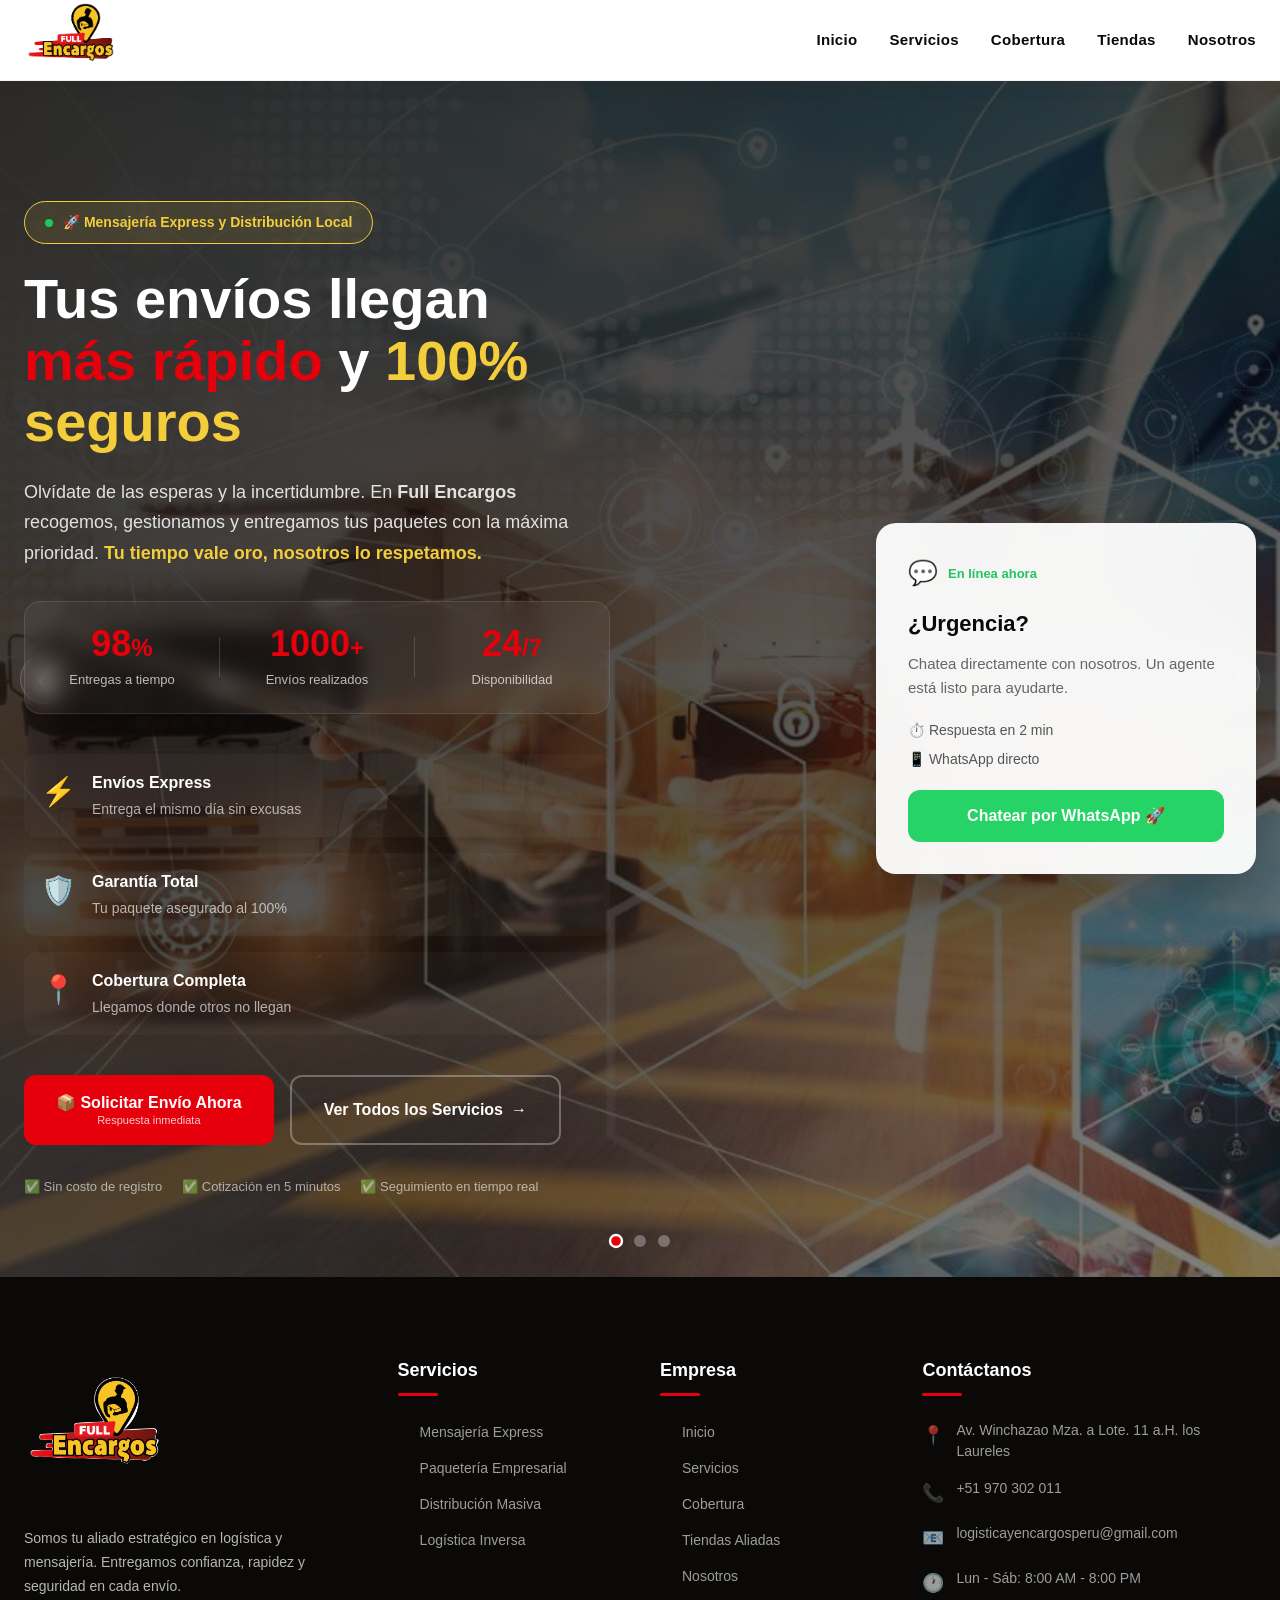
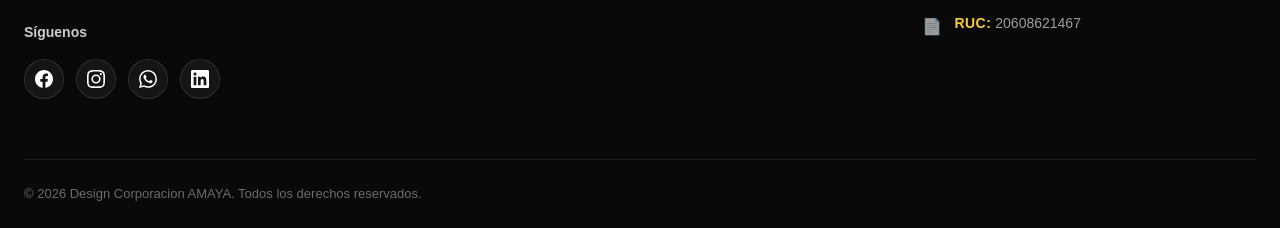
<file: index.html>
<!DOCTYPE html>
<html lang="es">
<head>
    <meta charset="UTF-8">
    <meta name="viewport" content="width=device-width, initial-scale=1.0">
    <meta name="description" content="Full Encargos - Servicio de logística y mensajería">
    <title>Full Encargos - Logística y Mensajería</title>
    <link rel="stylesheet" href="css/header.css">
    <link rel="stylesheet" href="css/portada.css">
    <link rel="stylesheet" href="css/footer.css">
</head>
<body>
    <header class="main-header" role="banner">
        <div class="header-container">
            
            <div class="logo-area">
                <a href="/" aria-label="Ir a la página de inicio de Full Encargos">
                    <img src="img/logo.png" 
                         alt="Full Encargos Logística" 
                         class="logo-img"
                         width="150"
                         height="150"
                         loading="eager">
                </a>
            </div>

            <nav class="nav-navigation" id="navNavigation" role="navigation" aria-label="Menú principal">
                <ul class="nav-list">
                    <li><a href="index.html" class="nav-link">Inicio</a></li>
                    <li><a href="servicios.html" class="nav-link">Servicios</a></li>
                    <li><a href="cobertura.html" class="nav-link">Cobertura</a></li>
                    <li><a href="tienda.html" class="nav-link">Tiendas</a></li>
                    <li><a href="nosotros.html" class="nav-link">Nosotros</a></li>
                
                </ul>
            </nav>

            <button class="mobile-toggle" 
                    id="mobileToggle" 
                    aria-label="Abrir menú de navegación"
                    aria-expanded="false"
                    aria-controls="navNavigation"
                    type="button">
                <span class="bar" aria-hidden="true"></span>
                <span class="bar" aria-hidden="true"></span>
                <span class="bar" aria-hidden="true"></span>
                <span class="sr-only">Menú</span>
            </button>

        </div>
    </header>

    <section id="inicio" class="hero-section">
    <!-- Carrusel de fondo -->
    <div class="hero-carousel">
        <div class="carousel-track">
            <div class="carousel-slide active">
                <img src="img/toma-1.jpg" alt="Repartidor de Full Encargos entregando paquete" loading="eager">
            </div>
            <div class="carousel-slide">
                <img src="img/toma-2.jpg" alt="Logística y distribución rápida" loading="lazy">
            </div>
            <div class="carousel-slide">
                <img src="img/toma-3.jpg" alt="Cobertura de envíos en toda la ciudad" loading="lazy">
            </div>
        </div>
        
        <!-- Overlay para mejorar legibilidad -->
        <div class="carousel-overlay"></div>
        
        <!-- Controles del carrusel -->
        <button class="carousel-btn prev" aria-label="Anterior imagen">❮</button>
        <button class="carousel-btn next" aria-label="Siguiente imagen">❮</button>
        
        <!-- Indicadores -->
        <div class="carousel-dots">
            <span class="dot active" data-slide="0"></span>
            <span class="dot" data-slide="1"></span>
            <span class="dot" data-slide="2"></span>
        </div>
    </div>

    <div class="hero-container">
        <div class="hero-content">
            <span class="hero-badge">
                <span class="badge-pulse"></span>
                🚀 Mensajería Express y Distribución Local
            </span>
            
            <h1 class="hero-title">
                Tus envíos llegan <span class="text-highlight">más rápido</span> y <span class="text-highlight-secondary">100% seguros</span>
            </h1>
            
            <p class="hero-subtitle">
                Olvídate de las esperas y la incertidumbre. En <strong>Full Encargos</strong> recogemos, gestionamos y entregamos tus paquetes con la máxima prioridad. 
                <span class="text-emphasis">Tu tiempo vale oro, nosotros lo respetamos.</span>
            </p>

            <!-- Estadísticas que generan confianza -->
            <div class="hero-stats">
                <div class="stat-item">
                    <span class="stat-number" data-target="98">0</span><span class="stat-symbol">%</span>
                    <p class="stat-label">Entregas a tiempo</p>
                </div>
                <div class="stat-divider"></div>
                <div class="stat-item">
                    <span class="stat-number" data-target="1000">0</span><span class="stat-symbol">+</span>
                    <p class="stat-label">Envíos realizados</p>
                </div>
                <div class="stat-divider"></div>
                <div class="stat-item">
                    <span class="stat-number" data-target="24">0</span><span class="stat-symbol">/7</span>
                    <p class="stat-label">Disponibilidad</p>
                </div>
            </div>

            <!-- Beneficios con iconos mejorados -->
            <div class="info-highlights">
                <div class="info-item">
                    <span class="info-icon">⚡</span>
                    <div class="info-text">
                        <h3>Envíos Express</h3>
                        <p>Entrega el mismo día sin excusas</p>
                    </div>
                </div>
                <div class="info-item">
                    <span class="info-icon">🛡️</span>
                    <div class="info-text">
                        <h3>Garantía Total</h3>
                        <p>Tu paquete asegurado al 100%</p>
                    </div>
                </div>
                <div class="info-item">
                    <span class="info-icon">📍</span>
                    <div class="info-text">
                        <h3>Cobertura Completa</h3>
                        <p>Llegamos donde otros no llegan</p>
                    </div>
                </div>
            </div>

            <!-- Botones de acción con urgencia -->
            <div class="hero-actions">
                <a href="servicios.html" class="cta-primary">
                    📦 Solicitar Envío Ahora
                    <span class="cta-subtext">Respuesta inmediata</span>
                </a>
                <a href="tienda.html" class="cta-secondary">
                    Ver Todos los Servicios
                    <span class="arrow">→</span>
                </a>
            </div>
            
            <!-- Confianza adicional -->
            <div class="trust-badges">
                <span>✅ Sin costo de registro</span>
                <span>✅ Cotización en 5 minutos</span>
                <span>✅ Seguimiento en tiempo real</span>
            </div>
        </div>

        <!-- Tarjeta flotante mejorada -->
        <div class="hero-visual">
            <div class="floating-card">
                <div class="card-header">
                    <span class="card-icon">💬</span>
                    <span class="card-status">En línea ahora</span>
                </div>
                <h3>¿Urgencia?</h3>
                <p>Chatea directamente con nosotros. Un agente está listo para ayudarte.</p>
                <div class="card-features">
                    <span>⏱️ Respuesta en 2 min</span>
                    <span>📱 WhatsApp directo</span>
                </div>
                <a href="https://wa.me/51970302011" class="card-btn" target="_blank" rel="noopener">
                    Chatear por WhatsApp 🚀
                </a>
            </div>
        </div>
    </div>
</section>

<footer class="main-footer" role="contentinfo">
    <!-- Onda decorativa superior -->
    <div class="footer-wave">
        <svg xmlns="http://www.w3.org/2000/svg" viewBox="0 0 1440 120" preserveAspectRatio="none">
            <path fill="var(--blanco-puro)" d="M0,64L80,69.3C160,75,320,85,480,80C640,75,800,53,960,48C1120,43,1280,53,1360,58.7L1440,64L1440,120L1360,120C1280,120,1120,120,960,120C800,120,640,120,480,120C320,120,160,120,80,120L0,120Z"></path>
        </svg>
    </div>

    <div class="footer-container">
        <!-- Grid principal del footer -->
        <div class="footer-grid">
            
            <!-- Columna 1: Marca y descripción -->
            <div class="footer-col footer-brand">
                <img src="img/logo.png" alt="Full Encargos Logística" class="footer-logo">
                <p class="footer-description">
                    Somos tu aliado estratégico en logística y mensajería. Entregamos confianza, rapidez y seguridad en cada envío.
                </p>
                
                <!-- Redes sociales -->
                <div class="footer-social">
                    <h4 class="footer-social-title">Síguenos</h4>
                    <div class="social-links">
                        <a href="https://www.facebook.com/ayudaencompras?locale=es_LA" class="social-link" aria-label="Facebook" target="_blank" rel="noopener">
                            <svg class="social-icon" viewBox="0 0 24 24" fill="currentColor">
                                <path d="M24 12.073c0-6.627-5.373-12-12-12s-12 5.373-12 12c0 5.99 4.388 10.954 10.125 11.854v-8.385H7.078v-3.47h3.047V9.43c0-3.007 1.792-4.669 4.533-4.669 1.312 0 2.686.235 2.686.235v2.953H15.83c-1.491 0-1.956.925-1.956 1.874v2.25h3.328l-.532 3.47h-2.796v8.385C19.612 23.027 24 18.062 24 12.073z"/>
                            </svg>
                        </a>
                        <a href="#" class="social-link" aria-label="Instagram" target="_blank" rel="noopener">
                            <svg class="social-icon" viewBox="0 0 24 24" fill="currentColor">
                                <path d="M12 2.163c3.204 0 3.584.012 4.85.07 3.252.148 4.771 1.691 4.919 4.919.058 1.265.069 1.645.069 4.849 0 3.205-.012 3.584-.069 4.849-.149 3.225-1.664 4.771-4.919 4.919-1.266.058-1.644.07-4.85.07-3.204 0-3.584-.012-4.849-.07-3.26-.149-4.771-1.699-4.919-4.92-.058-1.265-.07-1.644-.07-4.849 0-3.204.013-3.583.07-4.849.149-3.227 1.664-4.771 4.919-4.919 1.266-.057 1.645-.069 4.849-.069zM12 0C8.741 0 8.333.014 7.053.072 2.695.272.273 2.69.073 7.052.014 8.333 0 8.741 0 12c0 3.259.014 3.668.072 4.948.2 4.358 2.618 6.78 6.98 6.98C8.333 23.986 8.741 24 12 24c3.259 0 3.668-.014 4.948-.072 4.354-.2 6.782-2.618 6.979-6.98.059-1.28.073-1.689.073-4.948 0-3.259-.014-3.667-.072-4.947-.196-4.354-2.617-6.78-6.979-6.98C15.668.014 15.259 0 12 0zm0 5.838a6.162 6.162 0 100 12.324 6.162 6.162 0 000-12.324zM12 16a4 4 0 110-8 4 4 0 010 8zm6.406-11.845a1.44 1.44 0 100 2.881 1.44 1.44 0 000-2.881z"/>
                            </svg>
                        </a>
                        <a href="https://wa.me/51970302011" class="social-link" aria-label="WhatsApp" target="_blank" rel="noopener">
                            <svg class="social-icon" viewBox="0 0 24 24" fill="currentColor">
                                <path d="M17.472 14.382c-.297-.149-1.758-.867-2.03-.967-.273-.099-.471-.148-.67.15-.197.297-.767.966-.94 1.164-.173.199-.347.223-.644.075-.297-.15-1.255-.463-2.39-1.475-.883-.788-1.48-1.761-1.653-2.059-.173-.297-.018-.458.13-.606.134-.133.298-.347.446-.52.149-.174.198-.298.298-.497.099-.198.05-.371-.025-.52-.075-.149-.669-1.612-.916-2.207-.242-.579-.487-.5-.669-.51-.173-.008-.371-.01-.57-.01-.198 0-.52.074-.792.372-.272.297-1.04 1.016-1.04 2.479 0 1.462 1.065 2.875 1.213 3.074.149.198 2.096 3.2 5.077 4.487.709.306 1.262.489 1.694.625.712.227 1.36.195 1.871.118.571-.085 1.758-.719 2.006-1.413.248-.694.248-1.289.173-1.413-.074-.124-.272-.198-.57-.347m-5.421 7.403h-.004a9.87 9.87 0 01-5.031-1.378l-.361-.214-3.741.982.998-3.648-.235-.374a9.86 9.86 0 01-1.51-5.26c.001-5.45 4.436-9.884 9.888-9.884 2.64 0 5.122 1.03 6.988 2.898a9.825 9.825 0 012.893 6.994c-.003 5.45-4.437 9.884-9.885 9.884m8.413-18.297A11.815 11.815 0 0012.05 0C5.495 0 .16 5.335.157 11.892c0 2.096.547 4.142 1.588 5.945L.057 24l6.305-1.654a11.882 11.882 0 005.683 1.448h.005c6.554 0 11.89-5.335 11.893-11.893a11.821 11.821 0 00-3.48-8.413z"/>
                            </svg>
                        </a>
                        <a href="#" class="social-link" aria-label="LinkedIn" target="_blank" rel="noopener">
                            <svg class="social-icon" viewBox="0 0 24 24" fill="currentColor">
                                <path d="M20.447 20.452h-3.554v-5.569c0-1.328-.027-3.037-1.852-3.037-1.853 0-2.136 1.445-2.136 2.939v5.667H9.351V9h3.414v1.561h.046c.477-.9 1.637-1.85 3.37-1.85 3.601 0 4.267 2.37 4.267 5.455v6.286zM5.337 7.433c-1.144 0-2.063-.926-2.063-2.065 0-1.138.92-2.063 2.063-2.063 1.14 0 2.064.925 2.064 2.063 0 1.139-.925 2.065-2.064 2.065zm1.782 13.019H3.555V9h3.564v11.452zM22.225 0H1.771C.792 0 0 .774 0 1.729v20.542C0 23.227.792 24 1.771 24h20.451C23.2 24 24 23.227 24 22.271V1.729C24 .774 23.2 0 22.222 0h.003z"/>
                            </svg>
                        </a>
                    </div>
                </div>
            </div>

            <!-- Columna 2: Servicios -->
            <div class="footer-col">
                <h3 class="footer-heading">Servicios</h3>
                <ul class="footer-links">
                    <li><a href="servicios.html#mensajeria">Mensajería Express</a></li>
                    <li><a href="servicios.html#paqueteria">Paquetería Empresarial</a></li>
                    <li><a href="servicios.html#distribucion">Distribución Masiva</a></li>
                    <li><a href="servicios.html#logistica-inversa">Logística Inversa</a></li>
                </ul>
            </div>

            <!-- Columna 3: Empresa -->
            <div class="footer-col">
                <h3 class="footer-heading">Empresa</h3>
                <ul class="footer-links">
                    <li><a href="index.html">Inicio</a></li>
                    <li><a href="servicios.html">Servicios</a></li>
                    <li><a href="cobertura.html">Cobertura</a></li>
                    <li><a href="tienda.html">Tiendas Aliadas</a></li>
                    <li><a href="nosotros.html">Nosotros</a></li>
                </ul>
            </div>

            <!-- Columna 4: Contacto -->
            <div class="footer-col footer-contact">
                <h3 class="footer-heading">Contáctanos</h3>
                <ul class="footer-contact-list">
                    <li>
                        <span class="contact-icon">📍</span>
                        <span>Av. Winchazao Mza. a Lote. 11 a.H. los Laureles</span>
                    </li>
                    <li>
                        <span class="contact-icon">📞</span>
                        <a href="tel:+51970302011">+51 970 302 011</a>
                    </li>
                    <li>
                        <span class="contact-icon">📧</span>
                        <a href="mailto:logisticayencargosperu@gmail.com">logisticayencargosperu@gmail.com</a>
                    </li>
                    <li>
                        <span class="contact-icon">🕐</span>
                        <span>Lun - Sáb: 8:00 AM - 8:00 PM</span>
                    </li>
                    <!-- RUC añadido aquí -->
                    <li class="footer-ruc">
                        <span class="contact-icon">📄</span>
                        <span><strong>RUC:</strong> 20608621467</span>
                    </li>
                </ul>
            </div>
        </div>
        

        <!-- Barra inferior -->
        <div class="footer-bottom">
            <div class="footer-bottom-content">
                <p>&copy; 2026 Design Corporacion AMAYA. Todos los derechos reservados.</p>
            </div>
        </div>
    </div>
</footer>

    <script src="js/header.js"></script>
    <script src="js/portada.js"></script>
    <script src="js/footer.js"></script>
</body>
</file>
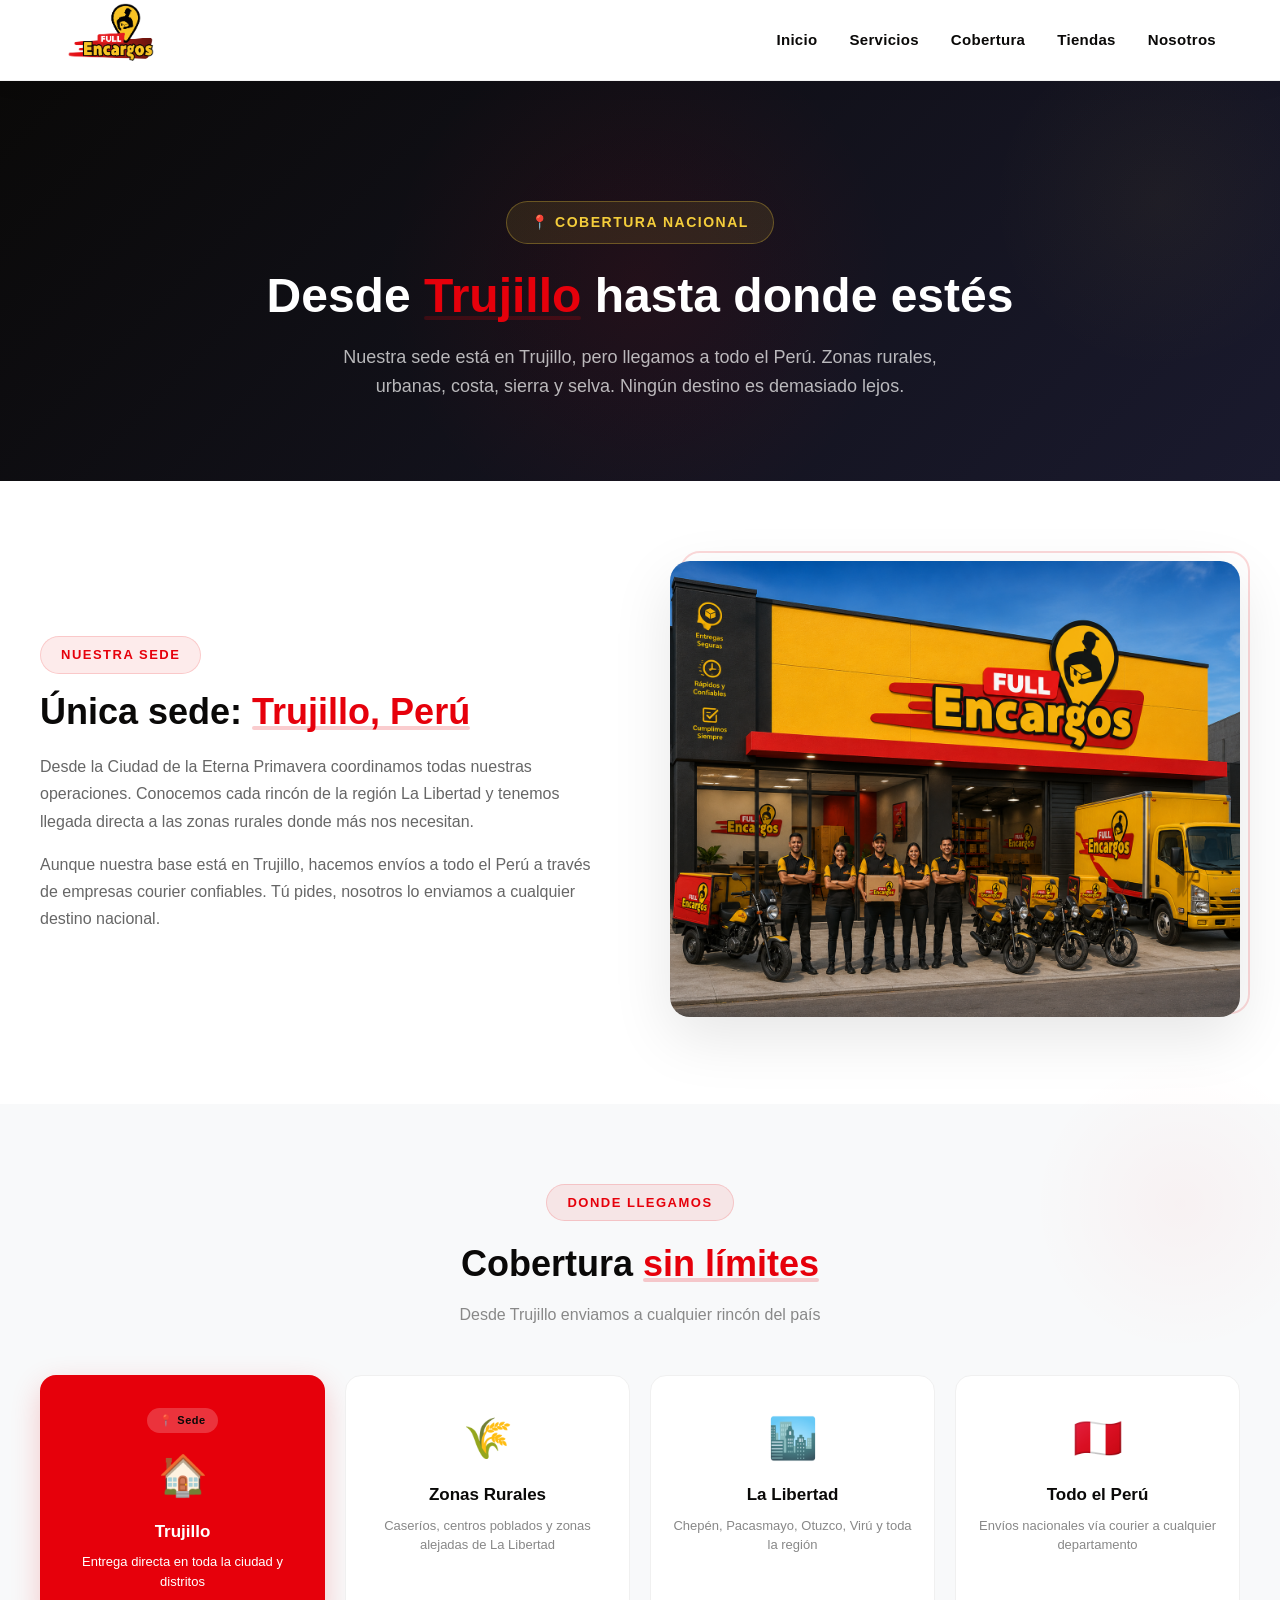
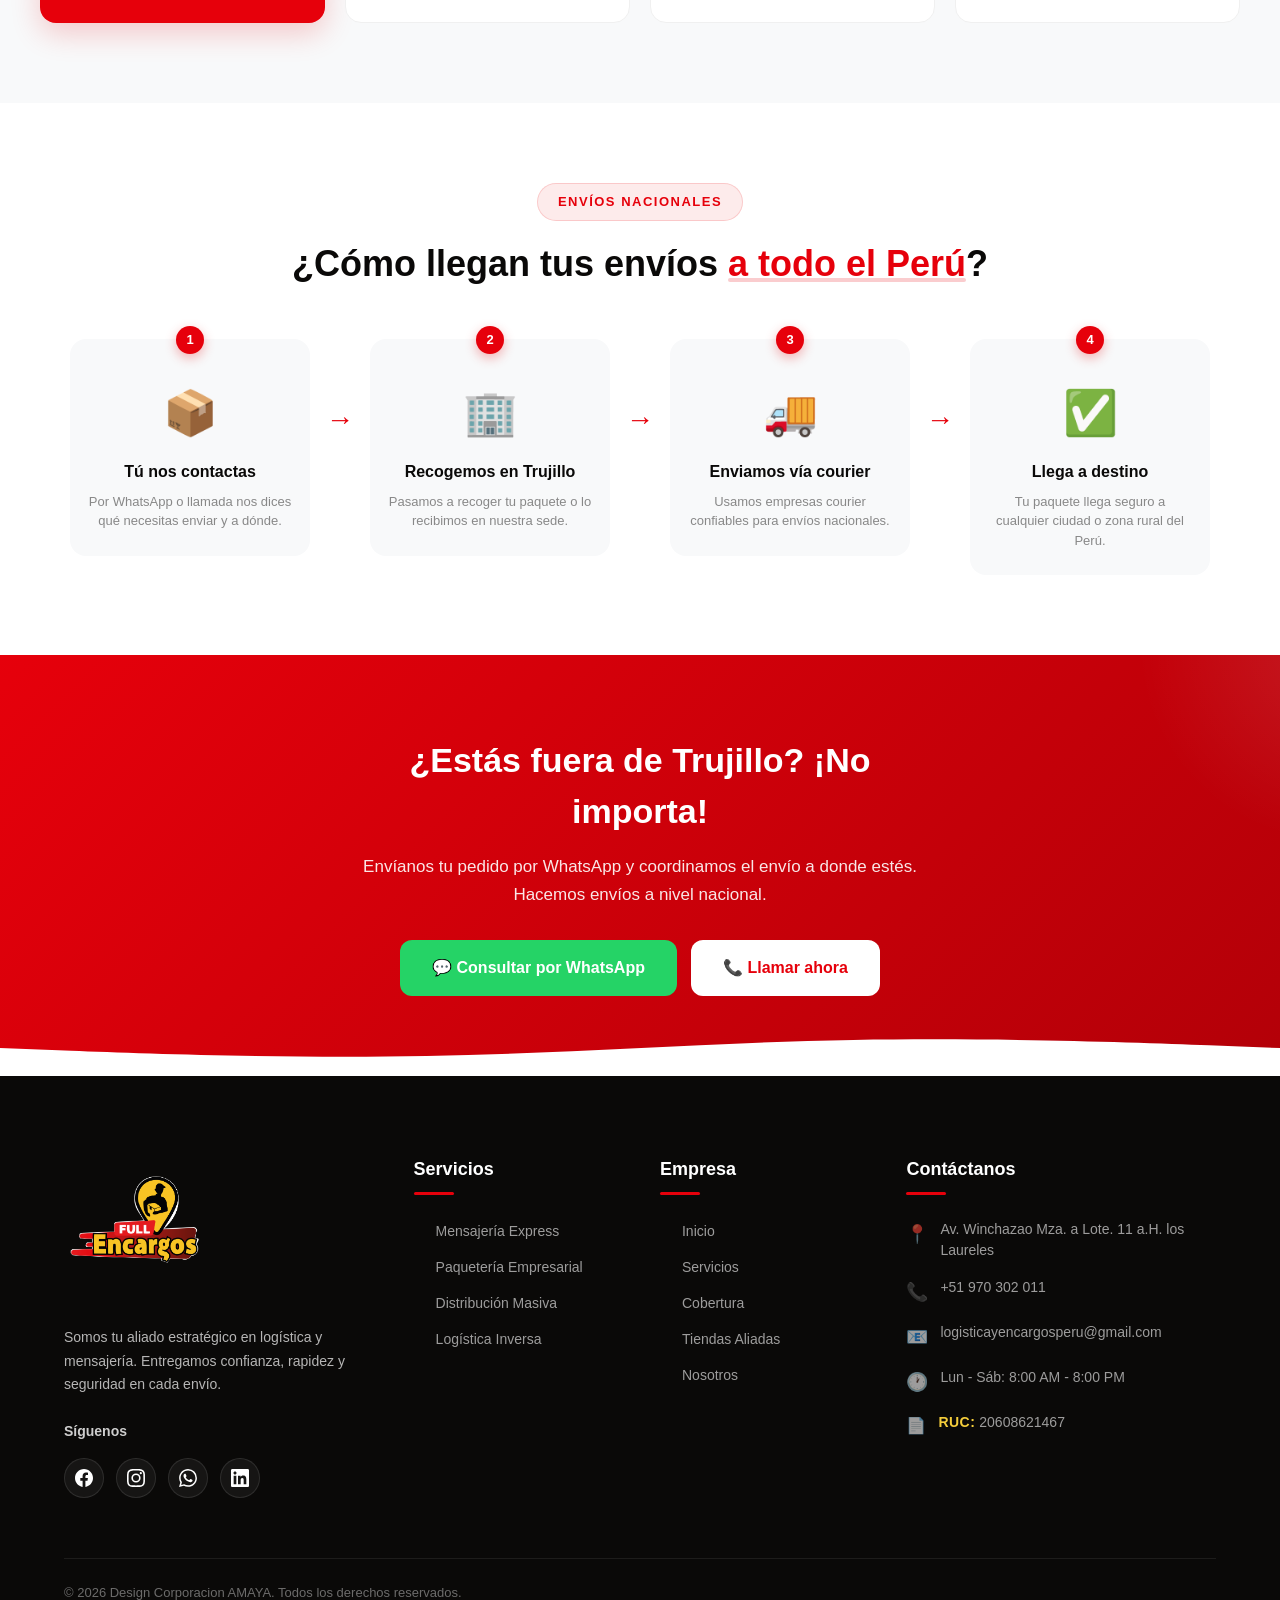
<file: cobertura.html>
<!DOCTYPE html>
<html lang="es">
<head>
    <meta charset="UTF-8">
    <meta name="viewport" content="width=device-width, initial-scale=1.0">
    <meta name="description" content="Cobertura de Full Encargos - Envíos a todo el Perú desde Trujillo. Llegamos a zonas rurales y todo el territorio nacional.">
    <title>Cobertura - Full Encargos | Envíos a Todo el Perú</title>
    <link rel="stylesheet" href="css/header.css">
    <link rel="stylesheet" href="cobertura/cobertura.css">
    <link rel="stylesheet" href="css/footer.css">

</head>
<body>
    <!-- Header -->
    <header class="main-header" role="banner">
        <div class="header-container">
            
            <div class="logo-area">
                <a href="/" aria-label="Ir a la página de inicio de Full Encargos">
                    <img src="img/logo.png" 
                         alt="Full Encargos Logística" 
                         class="logo-img"
                         width="150"
                         height="150"
                         loading="eager">
                </a>
            </div>

            <nav class="nav-navigation" id="navNavigation" role="navigation" aria-label="Menú principal">
                <ul class="nav-list">
                    <li><a href="index.html" class="nav-link">Inicio</a></li>
                    <li><a href="servicios.html" class="nav-link">Servicios</a></li>
                    <li><a href="cobertura.html" class="nav-link">Cobertura</a></li>
                    <li><a href="tienda.html" class="nav-link">Tiendas</a></li>
                    <li><a href="nosotros.html" class="nav-link">Nosotros</a></li>
                
                </ul>
            </nav>

            <button class="mobile-toggle" 
                    id="mobileToggle" 
                    aria-label="Abrir menú de navegación"
                    aria-expanded="false"
                    aria-controls="navNavigation"
                    type="button">
                <span class="bar" aria-hidden="true"></span>
                <span class="bar" aria-hidden="true"></span>
                <span class="bar" aria-hidden="true"></span>
                <span class="sr-only">Menú</span>
            </button>

        </div>
    </header>

    <main>
        <!-- Hero de Cobertura -->
        <section class="coverage-hero">
            <div class="coverage-hero-container">
                <span class="coverage-hero-badge">📍 Cobertura Nacional</span>
                <h1 class="coverage-hero-title">
                    Desde <span class="text-highlight">Trujillo</span> hasta donde estés
                </h1>
                <p class="coverage-hero-subtitle">
                    Nuestra sede está en Trujillo, pero llegamos a todo el Perú. 
                    Zonas rurales, urbanas, costa, sierra y selva. Ningún destino es demasiado lejos.
                </p>
            </div>
        </section>

        <!-- Sede Principal -->
        <section class="headquarters">
            <div class="headquarters-container">
                <div class="headquarters-content">
                    <span class="section-badge">Nuestra Sede</span>
                    <h2>Única sede: <span class="text-highlight">Trujillo, Perú</span></h2>
                    <p>
                        Desde la Ciudad de la Eterna Primavera coordinamos todas nuestras operaciones. 
                        Conocemos cada rincón de la región La Libertad y tenemos llegada directa a las zonas 
                        rurales donde más nos necesitan.
                    </p>
                    <p>
                        Aunque nuestra base está en Trujillo, hacemos envíos a todo el Perú a través de 
                        empresas courier confiables. Tú pides, nosotros lo enviamos a cualquier destino nacional.
                    </p>
                </div>
                <div class="headquarters-image">
                    <img src="img/local.png" alt="Sede de Full Encargos en Trujillo, Perú" loading="lazy">
                </div>
            </div>
        </section>

        <!-- Zonas de Cobertura -->
        <section class="coverage-zones">
            <div class="coverage-zones-container">
                <div class="section-header">
                    <span class="section-badge">Donde Llegamos</span>
                    <h2>Cobertura <span class="text-highlight">sin límites</span></h2>
                    <p class="section-subtitle">Desde Trujillo enviamos a cualquier rincón del país</p>
                </div>
                <div class="zones-grid">
                    <div class="zone-card featured">
                        <span class="zone-badge">📍 Sede</span>
                        <span class="zone-icon">🏠</span>
                        <div class="zone-name">Trujillo</div>
                        <div class="zone-desc">Entrega directa en toda la ciudad y distritos</div>
                    </div>
                    <div class="zone-card">
                        <span class="zone-icon">🌾</span>
                        <div class="zone-name">Zonas Rurales</div>
                        <div class="zone-desc">Caseríos, centros poblados y zonas alejadas de La Libertad</div>
                    </div>
                    <div class="zone-card">
                        <span class="zone-icon">🏙️</span>
                        <div class="zone-name">La Libertad</div>
                        <div class="zone-desc">Chepén, Pacasmayo, Otuzco, Virú y toda la región</div>
                    </div>
                    <div class="zone-card">
                        <span class="zone-icon">🇵🇪</span>
                        <div class="zone-name">Todo el Perú</div>
                        <div class="zone-desc">Envíos nacionales vía courier a cualquier departamento</div>
                    </div>
                </div>
            </div>
        </section>

        <!-- ¿Cómo enviamos a todo el Perú? -->
        <section class="how-we-ship">
            <div class="how-we-ship-container">
                <div class="section-header">
                    <span class="section-badge">Envíos Nacionales</span>
                    <h2>¿Cómo llegan tus envíos <span class="text-highlight">a todo el Perú</span>?</h2>
                </div>
                <div class="ship-process">
                    <div class="ship-step">
                        <div class="ship-step-number">1</div>
                        <span class="ship-step-icon">📦</span>
                        <h3>Tú nos contactas</h3>
                        <p>Por WhatsApp o llamada nos dices qué necesitas enviar y a dónde.</p>
                    </div>
                    <div class="ship-arrow">→</div>
                    <div class="ship-step">
                        <div class="ship-step-number">2</div>
                        <span class="ship-step-icon">🏢</span>
                        <h3>Recogemos en Trujillo</h3>
                        <p>Pasamos a recoger tu paquete o lo recibimos en nuestra sede.</p>
                    </div>
                    <div class="ship-arrow">→</div>
                    <div class="ship-step">
                        <div class="ship-step-number">3</div>
                        <span class="ship-step-icon">🚚</span>
                        <h3>Enviamos vía courier</h3>
                        <p>Usamos empresas courier confiables para envíos nacionales.</p>
                    </div>
                    <div class="ship-arrow">→</div>
                    <div class="ship-step">
                        <div class="ship-step-number">4</div>
                        <span class="ship-step-icon">✅</span>
                        <h3>Llega a destino</h3>
                        <p>Tu paquete llega seguro a cualquier ciudad o zona rural del Perú.</p>
                    </div>
                </div>
            </div>
        </section>

        <!-- CTA Final -->
        <section class="coverage-cta">
            <div class="coverage-cta-container">
                <h2>¿Estás fuera de Trujillo? ¡No importa!</h2>
                <p>
                    Envíanos tu pedido por WhatsApp y coordinamos el envío a donde estés. 
                    Hacemos envíos a nivel nacional.
                </p>
                <div class="coverage-cta-buttons">
                    <a href="https://wa.me/51970302011" class="cta-btn-whatsapp" target="_blank" rel="noopener">
                        💬 Consultar por WhatsApp
                    </a>
                    <a href="tel:+51970302011" class="cta-btn-light">
                        📞 Llamar ahora
                    </a>
                </div>
            </div>
        </section>
    </main>

    <footer class="main-footer" role="contentinfo">
    <!-- Onda decorativa superior -->
    <div class="footer-wave">
        <svg xmlns="http://www.w3.org/2000/svg" viewBox="0 0 1440 120" preserveAspectRatio="none">
            <path fill="var(--blanco-puro)" d="M0,64L80,69.3C160,75,320,85,480,80C640,75,800,53,960,48C1120,43,1280,53,1360,58.7L1440,64L1440,120L1360,120C1280,120,1120,120,960,120C800,120,640,120,480,120C320,120,160,120,80,120L0,120Z"></path>
        </svg>
    </div>

    <div class="footer-container">
        <!-- Grid principal del footer -->
        <div class="footer-grid">
            
            <!-- Columna 1: Marca y descripción -->
            <div class="footer-col footer-brand">
                <img src="img/logo.png" alt="Full Encargos Logística" class="footer-logo">
                <p class="footer-description">
                    Somos tu aliado estratégico en logística y mensajería. Entregamos confianza, rapidez y seguridad en cada envío.
                </p>
                
                <!-- Redes sociales -->
                <div class="footer-social">
                    <h4 class="footer-social-title">Síguenos</h4>
                    <div class="social-links">
                        <a href="https://www.facebook.com/ayudaencompras?locale=es_LA" class="social-link" aria-label="Facebook" target="_blank" rel="noopener">
                            <svg class="social-icon" viewBox="0 0 24 24" fill="currentColor">
                                <path d="M24 12.073c0-6.627-5.373-12-12-12s-12 5.373-12 12c0 5.99 4.388 10.954 10.125 11.854v-8.385H7.078v-3.47h3.047V9.43c0-3.007 1.792-4.669 4.533-4.669 1.312 0 2.686.235 2.686.235v2.953H15.83c-1.491 0-1.956.925-1.956 1.874v2.25h3.328l-.532 3.47h-2.796v8.385C19.612 23.027 24 18.062 24 12.073z"/>
                            </svg>
                        </a>
                        <a href="#" class="social-link" aria-label="Instagram" target="_blank" rel="noopener">
                            <svg class="social-icon" viewBox="0 0 24 24" fill="currentColor">
                                <path d="M12 2.163c3.204 0 3.584.012 4.85.07 3.252.148 4.771 1.691 4.919 4.919.058 1.265.069 1.645.069 4.849 0 3.205-.012 3.584-.069 4.849-.149 3.225-1.664 4.771-4.919 4.919-1.266.058-1.644.07-4.85.07-3.204 0-3.584-.012-4.849-.07-3.26-.149-4.771-1.699-4.919-4.92-.058-1.265-.07-1.644-.07-4.849 0-3.204.013-3.583.07-4.849.149-3.227 1.664-4.771 4.919-4.919 1.266-.057 1.645-.069 4.849-.069zM12 0C8.741 0 8.333.014 7.053.072 2.695.272.273 2.69.073 7.052.014 8.333 0 8.741 0 12c0 3.259.014 3.668.072 4.948.2 4.358 2.618 6.78 6.98 6.98C8.333 23.986 8.741 24 12 24c3.259 0 3.668-.014 4.948-.072 4.354-.2 6.782-2.618 6.979-6.98.059-1.28.073-1.689.073-4.948 0-3.259-.014-3.667-.072-4.947-.196-4.354-2.617-6.78-6.979-6.98C15.668.014 15.259 0 12 0zm0 5.838a6.162 6.162 0 100 12.324 6.162 6.162 0 000-12.324zM12 16a4 4 0 110-8 4 4 0 010 8zm6.406-11.845a1.44 1.44 0 100 2.881 1.44 1.44 0 000-2.881z"/>
                            </svg>
                        </a>
                        <a href="https://wa.me/51970302011" class="social-link" aria-label="WhatsApp" target="_blank" rel="noopener">
                            <svg class="social-icon" viewBox="0 0 24 24" fill="currentColor">
                                <path d="M17.472 14.382c-.297-.149-1.758-.867-2.03-.967-.273-.099-.471-.148-.67.15-.197.297-.767.966-.94 1.164-.173.199-.347.223-.644.075-.297-.15-1.255-.463-2.39-1.475-.883-.788-1.48-1.761-1.653-2.059-.173-.297-.018-.458.13-.606.134-.133.298-.347.446-.52.149-.174.198-.298.298-.497.099-.198.05-.371-.025-.52-.075-.149-.669-1.612-.916-2.207-.242-.579-.487-.5-.669-.51-.173-.008-.371-.01-.57-.01-.198 0-.52.074-.792.372-.272.297-1.04 1.016-1.04 2.479 0 1.462 1.065 2.875 1.213 3.074.149.198 2.096 3.2 5.077 4.487.709.306 1.262.489 1.694.625.712.227 1.36.195 1.871.118.571-.085 1.758-.719 2.006-1.413.248-.694.248-1.289.173-1.413-.074-.124-.272-.198-.57-.347m-5.421 7.403h-.004a9.87 9.87 0 01-5.031-1.378l-.361-.214-3.741.982.998-3.648-.235-.374a9.86 9.86 0 01-1.51-5.26c.001-5.45 4.436-9.884 9.888-9.884 2.64 0 5.122 1.03 6.988 2.898a9.825 9.825 0 012.893 6.994c-.003 5.45-4.437 9.884-9.885 9.884m8.413-18.297A11.815 11.815 0 0012.05 0C5.495 0 .16 5.335.157 11.892c0 2.096.547 4.142 1.588 5.945L.057 24l6.305-1.654a11.882 11.882 0 005.683 1.448h.005c6.554 0 11.89-5.335 11.893-11.893a11.821 11.821 0 00-3.48-8.413z"/>
                            </svg>
                        </a>
                        <a href="#" class="social-link" aria-label="LinkedIn" target="_blank" rel="noopener">
                            <svg class="social-icon" viewBox="0 0 24 24" fill="currentColor">
                                <path d="M20.447 20.452h-3.554v-5.569c0-1.328-.027-3.037-1.852-3.037-1.853 0-2.136 1.445-2.136 2.939v5.667H9.351V9h3.414v1.561h.046c.477-.9 1.637-1.85 3.37-1.85 3.601 0 4.267 2.37 4.267 5.455v6.286zM5.337 7.433c-1.144 0-2.063-.926-2.063-2.065 0-1.138.92-2.063 2.063-2.063 1.14 0 2.064.925 2.064 2.063 0 1.139-.925 2.065-2.064 2.065zm1.782 13.019H3.555V9h3.564v11.452zM22.225 0H1.771C.792 0 0 .774 0 1.729v20.542C0 23.227.792 24 1.771 24h20.451C23.2 24 24 23.227 24 22.271V1.729C24 .774 23.2 0 22.222 0h.003z"/>
                            </svg>
                        </a>
                    </div>
                </div>
            </div>

            <!-- Columna 2: Servicios -->
            <div class="footer-col">
                <h3 class="footer-heading">Servicios</h3>
                <ul class="footer-links">
                    <li><a href="servicios.html#mensajeria">Mensajería Express</a></li>
                    <li><a href="servicios.html#paqueteria">Paquetería Empresarial</a></li>
                    <li><a href="servicios.html#distribucion">Distribución Masiva</a></li>
                    <li><a href="servicios.html#logistica-inversa">Logística Inversa</a></li>
                </ul>
            </div>

            <!-- Columna 3: Empresa -->
            <div class="footer-col">
                <h3 class="footer-heading">Empresa</h3>
                <ul class="footer-links">
                    <li><a href="index.html">Inicio</a></li>
                    <li><a href="servicios.html">Servicios</a></li>
                    <li><a href="cobertura.html">Cobertura</a></li>
                    <li><a href="tienda.html">Tiendas Aliadas</a></li>
                    <li><a href="nosotros.html">Nosotros</a></li>
                </ul>
            </div>

            <!-- Columna 4: Contacto -->
            <div class="footer-col footer-contact">
                <h3 class="footer-heading">Contáctanos</h3>
                <ul class="footer-contact-list">
                    <li>
                        <span class="contact-icon">📍</span>
                        <span>Av. Winchazao Mza. a Lote. 11 a.H. los Laureles</span>
                    </li>
                    <li>
                        <span class="contact-icon">📞</span>
                        <a href="tel:+51970302011">+51 970 302 011</a>
                    </li>
                    <li>
                        <span class="contact-icon">📧</span>
                        <a href="mailto:logisticayencargosperu@gmail.com">logisticayencargosperu@gmail.com</a>
                    </li>
                    <li>
                        <span class="contact-icon">🕐</span>
                        <span>Lun - Sáb: 8:00 AM - 8:00 PM</span>
                    </li>
                    <!-- RUC añadido aquí -->
                    <li class="footer-ruc">
                        <span class="contact-icon">📄</span>
                        <span><strong>RUC:</strong> 20608621467</span>
                    </li>
                </ul>
            </div>
        </div>
        

        <!-- Barra inferior -->
        <div class="footer-bottom">
            <div class="footer-bottom-content">
                <p>&copy; 2026 Design Corporacion AMAYA. Todos los derechos reservados.</p>
            </div>
        </div>
    </div>
</footer>

    <script src="js/header.js"></script>
    <script src="js/footer.js"></script>
</body>
</html>
</file>
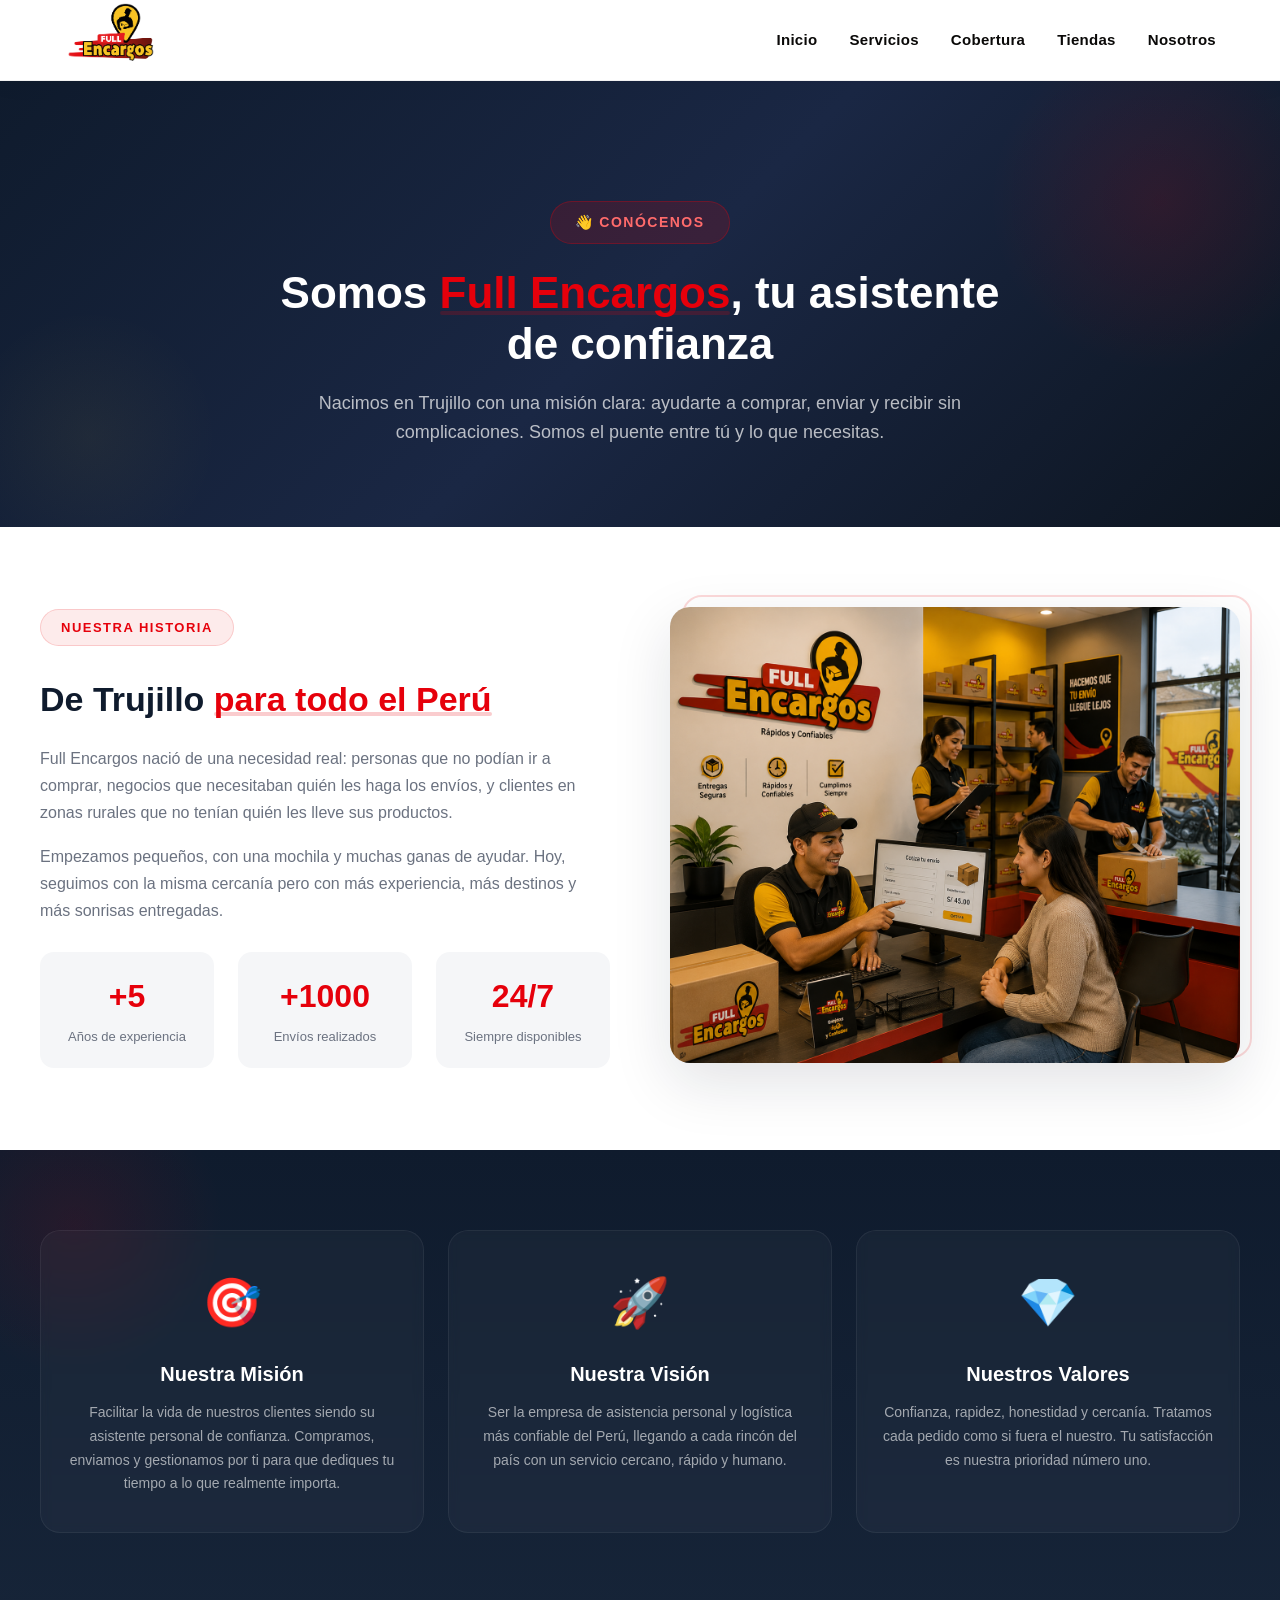
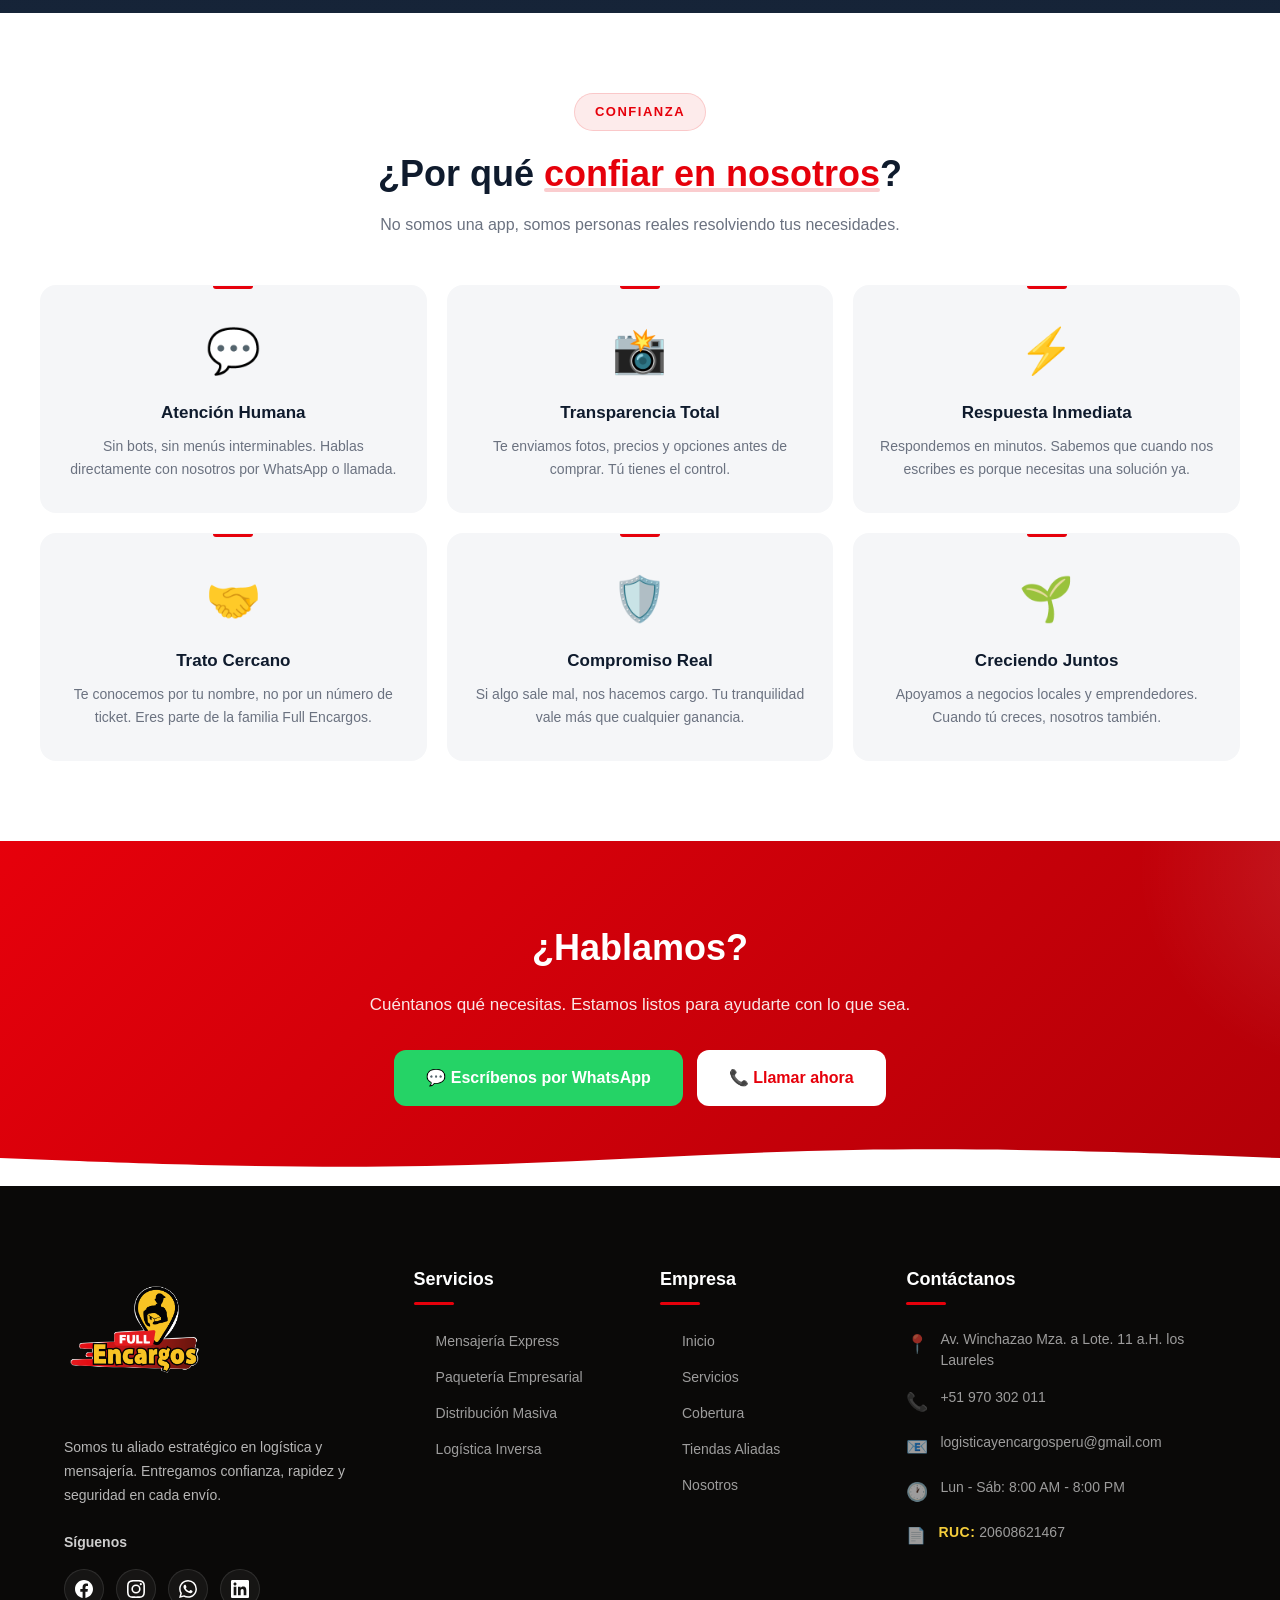
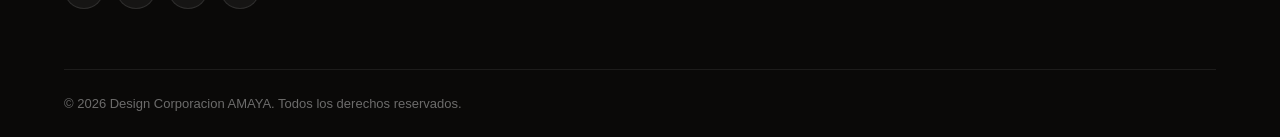
<file: nosotros.html>
<!DOCTYPE html>
<html lang="es">
<head>
    <meta charset="UTF-8">
    <meta name="viewport" content="width=device-width, initial-scale=1.0">
    <meta name="description" content="Conoce a Full Encargos - Tu aliado en compras, envíos y logística desde Trujillo, Perú.">
    <title>Nosotros - Full Encargos | Logística y Mensajería</title>
    <link rel="stylesheet" href="css/header.css">
    <link rel="stylesheet" href="css/nosotros.css">
    <link rel="stylesheet" href="css/footer.css">
</head>
<body>
    <!-- Header -->
    <header class="main-header" role="banner">
        <div class="header-container">
            
            <div class="logo-area">
                <a href="/" aria-label="Ir a la página de inicio de Full Encargos">
                    <img src="img/logo.png" 
                         alt="Full Encargos Logística" 
                         class="logo-img"
                         width="150"
                         height="150"
                         loading="eager">
                </a>
            </div>

            <nav class="nav-navigation" id="navNavigation" role="navigation" aria-label="Menú principal">
                <ul class="nav-list">
                    <li><a href="index.html" class="nav-link">Inicio</a></li>
                    <li><a href="servicios.html" class="nav-link">Servicios</a></li>
                    <li><a href="cobertura.html" class="nav-link">Cobertura</a></li>
                    <li><a href="tienda.html" class="nav-link">Tiendas</a></li>
                    <li><a href="nosotros.html" class="nav-link">Nosotros</a></li>
                
                </ul>
            </nav>

            <button class="mobile-toggle" 
                    id="mobileToggle" 
                    aria-label="Abrir menú de navegación"
                    aria-expanded="false"
                    aria-controls="navNavigation"
                    type="button">
                <span class="bar" aria-hidden="true"></span>
                <span class="bar" aria-hidden="true"></span>
                <span class="bar" aria-hidden="true"></span>
                <span class="sr-only">Menú</span>
            </button>

        </div>
    </header>

    <main>
        <!-- Hero Nosotros -->
        <section class="about-hero">
            <div class="about-hero-container">
                <span class="about-hero-badge">👋 Conócenos</span>
                <h1 class="about-hero-title">
                    Somos <span class="text-highlight">Full Encargos</span>, tu asistente de confianza
                </h1>
                <p class="about-hero-subtitle">
                    Nacimos en Trujillo con una misión clara: ayudarte a comprar, enviar y recibir 
                    sin complicaciones. Somos el puente entre tú y lo que necesitas.
                </p>
            </div>
        </section>

        <!-- Nuestra Historia -->
        <section class="our-story">
            <div class="our-story-container">
                <div class="story-content">
                    <span class="section-badge">Nuestra Historia</span>
                    <h2>De Trujillo <span class="text-highlight">para todo el Perú</span></h2>
                    <p>
                        Full Encargos nació de una necesidad real: personas que no podían ir a comprar, 
                        negocios que necesitaban quién les haga los envíos, y clientes en zonas rurales 
                        que no tenían quién les lleve sus productos.
                    </p>
                    <p>
                        Empezamos pequeños, con una mochila y muchas ganas de ayudar. Hoy, seguimos 
                        con la misma cercanía pero con más experiencia, más destinos y más sonrisas entregadas.
                    </p>
                    <div class="story-highlights">
                        <div class="story-highlight-item">
                            <span class="highlight-number">+5</span>
                            <span class="highlight-label">Años de experiencia</span>
                        </div>
                        <div class="story-highlight-item">
                            <span class="highlight-number">+1000</span>
                            <span class="highlight-label">Envíos realizados</span>
                        </div>
                        <div class="story-highlight-item">
                            <span class="highlight-number">24/7</span>
                            <span class="highlight-label">Siempre disponibles</span>
                        </div>
                    </div>
                </div>
                <div class="story-image">
                    <img src="img/cliente.png" alt="Equipo de Full Encargos en Trujillo" loading="lazy">
                </div>
            </div>
        </section>

        <!-- Misión, Visión, Valores -->
        <section class="mvv-section">
            <div class="mvv-container">
                <div class="mvv-grid">
                    <div class="mvv-card mision">
                        <span class="mvv-icon">🎯</span>
                        <h3>Nuestra Misión</h3>
                        <p>
                            Facilitar la vida de nuestros clientes siendo su asistente personal de confianza. 
                            Compramos, enviamos y gestionamos por ti para que dediques tu tiempo a lo que realmente importa.
                        </p>
                    </div>
                    <div class="mvv-card vision">
                        <span class="mvv-icon">🚀</span>
                        <h3>Nuestra Visión</h3>
                        <p>
                            Ser la empresa de asistencia personal y logística más confiable del Perú, 
                            llegando a cada rincón del país con un servicio cercano, rápido y humano.
                        </p>
                    </div>
                    <div class="mvv-card valores">
                        <span class="mvv-icon">💎</span>
                        <h3>Nuestros Valores</h3>
                        <p>
                            Confianza, rapidez, honestidad y cercanía. Tratamos cada pedido como si fuera 
                            el nuestro. Tu satisfacción es nuestra prioridad número uno.
                        </p>
                    </div>
                </div>
            </div>
        </section>

        <!-- ¿Por qué confiar en nosotros? -->
        <section class="why-trust">
            <div class="why-trust-container">
                <div class="section-header">
                    <span class="section-badge">Confianza</span>
                    <h2>¿Por qué <span class="text-highlight">confiar en nosotros</span>?</h2>
                    <p class="section-subtitle">No somos una app, somos personas reales resolviendo tus necesidades.</p>
                </div>
                <div class="trust-grid">
                    <div class="trust-card">
                        <span class="trust-card-icon">💬</span>
                        <h3>Atención Humana</h3>
                        <p>Sin bots, sin menús interminables. Hablas directamente con nosotros por WhatsApp o llamada.</p>
                    </div>
                    <div class="trust-card">
                        <span class="trust-card-icon">📸</span>
                        <h3>Transparencia Total</h3>
                        <p>Te enviamos fotos, precios y opciones antes de comprar. Tú tienes el control.</p>
                    </div>
                    <div class="trust-card">
                        <span class="trust-card-icon">⚡</span>
                        <h3>Respuesta Inmediata</h3>
                        <p>Respondemos en minutos. Sabemos que cuando nos escribes es porque necesitas una solución ya.</p>
                    </div>
                    <div class="trust-card">
                        <span class="trust-card-icon">🤝</span>
                        <h3>Trato Cercano</h3>
                        <p>Te conocemos por tu nombre, no por un número de ticket. Eres parte de la familia Full Encargos.</p>
                    </div>
                    <div class="trust-card">
                        <span class="trust-card-icon">🛡️</span>
                        <h3>Compromiso Real</h3>
                        <p>Si algo sale mal, nos hacemos cargo. Tu tranquilidad vale más que cualquier ganancia.</p>
                    </div>
                    <div class="trust-card">
                        <span class="trust-card-icon">🌱</span>
                        <h3>Creciendo Juntos</h3>
                        <p>Apoyamos a negocios locales y emprendedores. Cuando tú creces, nosotros también.</p>
                    </div>
                </div>
            </div>
        </section>

        <!-- CTA Final -->
        <section class="about-cta">
            <div class="about-cta-container">
                <h2>¿Hablamos?</h2>
                <p>
                    Cuéntanos qué necesitas. Estamos listos para ayudarte con lo que sea.
                </p>
                <div class="about-cta-buttons">
                    <a href="https://wa.me/51970302011" class="cta-btn-whatsapp" target="_blank" rel="noopener">
                        💬 Escríbenos por WhatsApp
                    </a>
                    <a href="tel:+51970302011" class="cta-btn-call">
                        📞 Llamar ahora
                    </a>
                </div>
            </div>
        </section>
    </main>

    <!-- Footer -->
    <footer class="main-footer" role="contentinfo">
    <!-- Onda decorativa superior -->
    <div class="footer-wave">
        <svg xmlns="http://www.w3.org/2000/svg" viewBox="0 0 1440 120" preserveAspectRatio="none">
            <path fill="var(--blanco-puro)" d="M0,64L80,69.3C160,75,320,85,480,80C640,75,800,53,960,48C1120,43,1280,53,1360,58.7L1440,64L1440,120L1360,120C1280,120,1120,120,960,120C800,120,640,120,480,120C320,120,160,120,80,120L0,120Z"></path>
        </svg>
    </div>

    <div class="footer-container">
        <!-- Grid principal del footer -->
        <div class="footer-grid">
            
            <!-- Columna 1: Marca y descripción -->
            <div class="footer-col footer-brand">
                <img src="img/logo.png" alt="Full Encargos Logística" class="footer-logo">
                <p class="footer-description">
                    Somos tu aliado estratégico en logística y mensajería. Entregamos confianza, rapidez y seguridad en cada envío.
                </p>
                
                <!-- Redes sociales -->
                <div class="footer-social">
                    <h4 class="footer-social-title">Síguenos</h4>
                    <div class="social-links">
                        <a href="https://www.facebook.com/ayudaencompras?locale=es_LA" class="social-link" aria-label="Facebook" target="_blank" rel="noopener">
                            <svg class="social-icon" viewBox="0 0 24 24" fill="currentColor">
                                <path d="M24 12.073c0-6.627-5.373-12-12-12s-12 5.373-12 12c0 5.99 4.388 10.954 10.125 11.854v-8.385H7.078v-3.47h3.047V9.43c0-3.007 1.792-4.669 4.533-4.669 1.312 0 2.686.235 2.686.235v2.953H15.83c-1.491 0-1.956.925-1.956 1.874v2.25h3.328l-.532 3.47h-2.796v8.385C19.612 23.027 24 18.062 24 12.073z"/>
                            </svg>
                        </a>
                        <a href="#" class="social-link" aria-label="Instagram" target="_blank" rel="noopener">
                            <svg class="social-icon" viewBox="0 0 24 24" fill="currentColor">
                                <path d="M12 2.163c3.204 0 3.584.012 4.85.07 3.252.148 4.771 1.691 4.919 4.919.058 1.265.069 1.645.069 4.849 0 3.205-.012 3.584-.069 4.849-.149 3.225-1.664 4.771-4.919 4.919-1.266.058-1.644.07-4.85.07-3.204 0-3.584-.012-4.849-.07-3.26-.149-4.771-1.699-4.919-4.92-.058-1.265-.07-1.644-.07-4.849 0-3.204.013-3.583.07-4.849.149-3.227 1.664-4.771 4.919-4.919 1.266-.057 1.645-.069 4.849-.069zM12 0C8.741 0 8.333.014 7.053.072 2.695.272.273 2.69.073 7.052.014 8.333 0 8.741 0 12c0 3.259.014 3.668.072 4.948.2 4.358 2.618 6.78 6.98 6.98C8.333 23.986 8.741 24 12 24c3.259 0 3.668-.014 4.948-.072 4.354-.2 6.782-2.618 6.979-6.98.059-1.28.073-1.689.073-4.948 0-3.259-.014-3.667-.072-4.947-.196-4.354-2.617-6.78-6.979-6.98C15.668.014 15.259 0 12 0zm0 5.838a6.162 6.162 0 100 12.324 6.162 6.162 0 000-12.324zM12 16a4 4 0 110-8 4 4 0 010 8zm6.406-11.845a1.44 1.44 0 100 2.881 1.44 1.44 0 000-2.881z"/>
                            </svg>
                        </a>
                        <a href="https://wa.me/51970302011" class="social-link" aria-label="WhatsApp" target="_blank" rel="noopener">
                            <svg class="social-icon" viewBox="0 0 24 24" fill="currentColor">
                                <path d="M17.472 14.382c-.297-.149-1.758-.867-2.03-.967-.273-.099-.471-.148-.67.15-.197.297-.767.966-.94 1.164-.173.199-.347.223-.644.075-.297-.15-1.255-.463-2.39-1.475-.883-.788-1.48-1.761-1.653-2.059-.173-.297-.018-.458.13-.606.134-.133.298-.347.446-.52.149-.174.198-.298.298-.497.099-.198.05-.371-.025-.52-.075-.149-.669-1.612-.916-2.207-.242-.579-.487-.5-.669-.51-.173-.008-.371-.01-.57-.01-.198 0-.52.074-.792.372-.272.297-1.04 1.016-1.04 2.479 0 1.462 1.065 2.875 1.213 3.074.149.198 2.096 3.2 5.077 4.487.709.306 1.262.489 1.694.625.712.227 1.36.195 1.871.118.571-.085 1.758-.719 2.006-1.413.248-.694.248-1.289.173-1.413-.074-.124-.272-.198-.57-.347m-5.421 7.403h-.004a9.87 9.87 0 01-5.031-1.378l-.361-.214-3.741.982.998-3.648-.235-.374a9.86 9.86 0 01-1.51-5.26c.001-5.45 4.436-9.884 9.888-9.884 2.64 0 5.122 1.03 6.988 2.898a9.825 9.825 0 012.893 6.994c-.003 5.45-4.437 9.884-9.885 9.884m8.413-18.297A11.815 11.815 0 0012.05 0C5.495 0 .16 5.335.157 11.892c0 2.096.547 4.142 1.588 5.945L.057 24l6.305-1.654a11.882 11.882 0 005.683 1.448h.005c6.554 0 11.89-5.335 11.893-11.893a11.821 11.821 0 00-3.48-8.413z"/>
                            </svg>
                        </a>
                        <a href="#" class="social-link" aria-label="LinkedIn" target="_blank" rel="noopener">
                            <svg class="social-icon" viewBox="0 0 24 24" fill="currentColor">
                                <path d="M20.447 20.452h-3.554v-5.569c0-1.328-.027-3.037-1.852-3.037-1.853 0-2.136 1.445-2.136 2.939v5.667H9.351V9h3.414v1.561h.046c.477-.9 1.637-1.85 3.37-1.85 3.601 0 4.267 2.37 4.267 5.455v6.286zM5.337 7.433c-1.144 0-2.063-.926-2.063-2.065 0-1.138.92-2.063 2.063-2.063 1.14 0 2.064.925 2.064 2.063 0 1.139-.925 2.065-2.064 2.065zm1.782 13.019H3.555V9h3.564v11.452zM22.225 0H1.771C.792 0 0 .774 0 1.729v20.542C0 23.227.792 24 1.771 24h20.451C23.2 24 24 23.227 24 22.271V1.729C24 .774 23.2 0 22.222 0h.003z"/>
                            </svg>
                        </a>
                    </div>
                </div>
            </div>

            <!-- Columna 2: Servicios -->
            <div class="footer-col">
                <h3 class="footer-heading">Servicios</h3>
                <ul class="footer-links">
                    <li><a href="servicios.html#mensajeria">Mensajería Express</a></li>
                    <li><a href="servicios.html#paqueteria">Paquetería Empresarial</a></li>
                    <li><a href="servicios.html#distribucion">Distribución Masiva</a></li>
                    <li><a href="servicios.html#logistica-inversa">Logística Inversa</a></li>
                </ul>
            </div>

            <!-- Columna 3: Empresa -->
            <div class="footer-col">
                <h3 class="footer-heading">Empresa</h3>
                <ul class="footer-links">
                    <li><a href="index.html">Inicio</a></li>
                    <li><a href="servicios.html">Servicios</a></li>
                    <li><a href="cobertura.html">Cobertura</a></li>
                    <li><a href="tienda.html">Tiendas Aliadas</a></li>
                    <li><a href="nosotros.html">Nosotros</a></li>
                </ul>
            </div>

            <!-- Columna 4: Contacto -->
            <div class="footer-col footer-contact">
                <h3 class="footer-heading">Contáctanos</h3>
                <ul class="footer-contact-list">
                    <li>
                        <span class="contact-icon">📍</span>
                        <span>Av. Winchazao Mza. a Lote. 11 a.H. los Laureles</span>
                    </li>
                    <li>
                        <span class="contact-icon">📞</span>
                        <a href="tel:+51970302011">+51 970 302 011</a>
                    </li>
                    <li>
                        <span class="contact-icon">📧</span>
                        <a href="mailto:logisticayencargosperu@gmail.com">logisticayencargosperu@gmail.com</a>
                    </li>
                    <li>
                        <span class="contact-icon">🕐</span>
                        <span>Lun - Sáb: 8:00 AM - 8:00 PM</span>
                    </li>
                    <!-- RUC añadido aquí -->
                    <li class="footer-ruc">
                        <span class="contact-icon">📄</span>
                        <span><strong>RUC:</strong> 20608621467</span>
                    </li>
                </ul>
            </div>
        </div>
        

        <!-- Barra inferior -->
        <div class="footer-bottom">
            <div class="footer-bottom-content">
                <p>&copy; 2026 Design Corporacion AMAYA. Todos los derechos reservados.</p>
            </div>
        </div>
    </div>
</footer>


    <script src="js/header.js"></script>
    <script src="js/footer.js"></script>
</body>
</html>
</file>
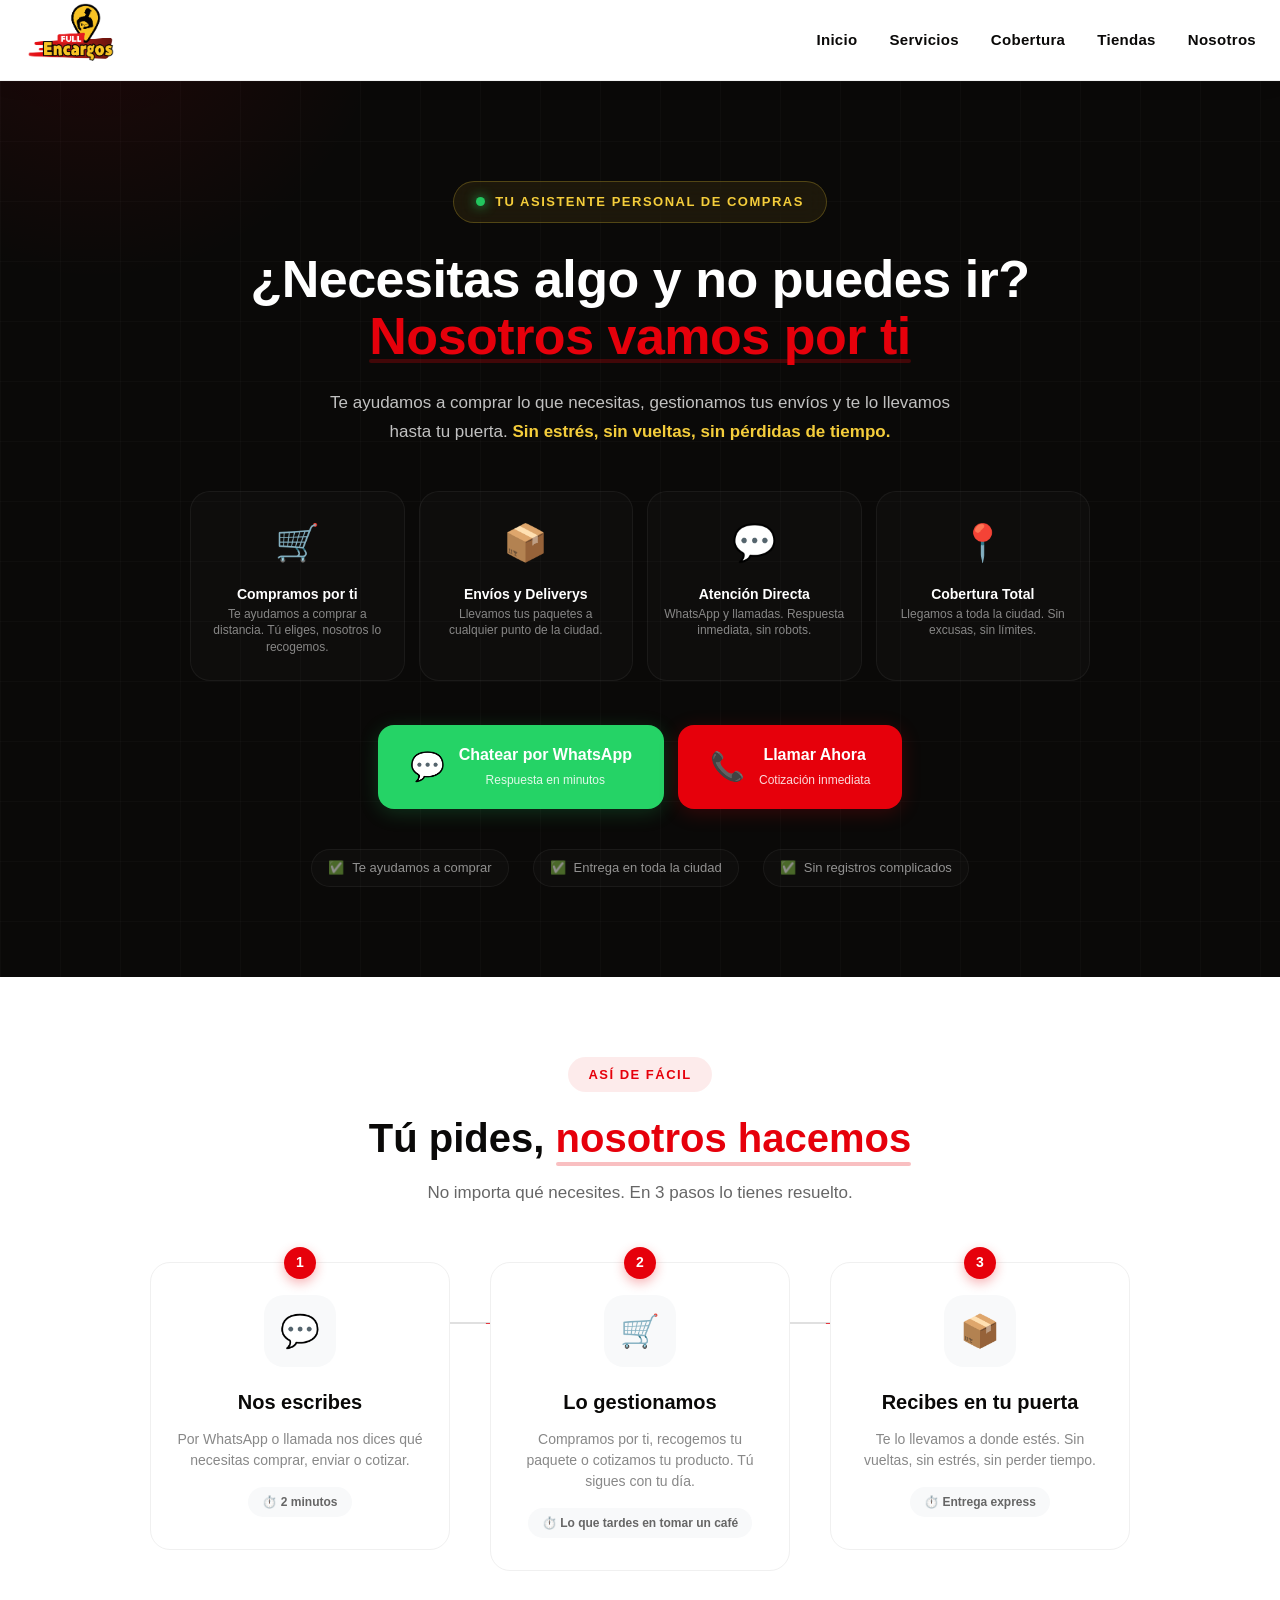
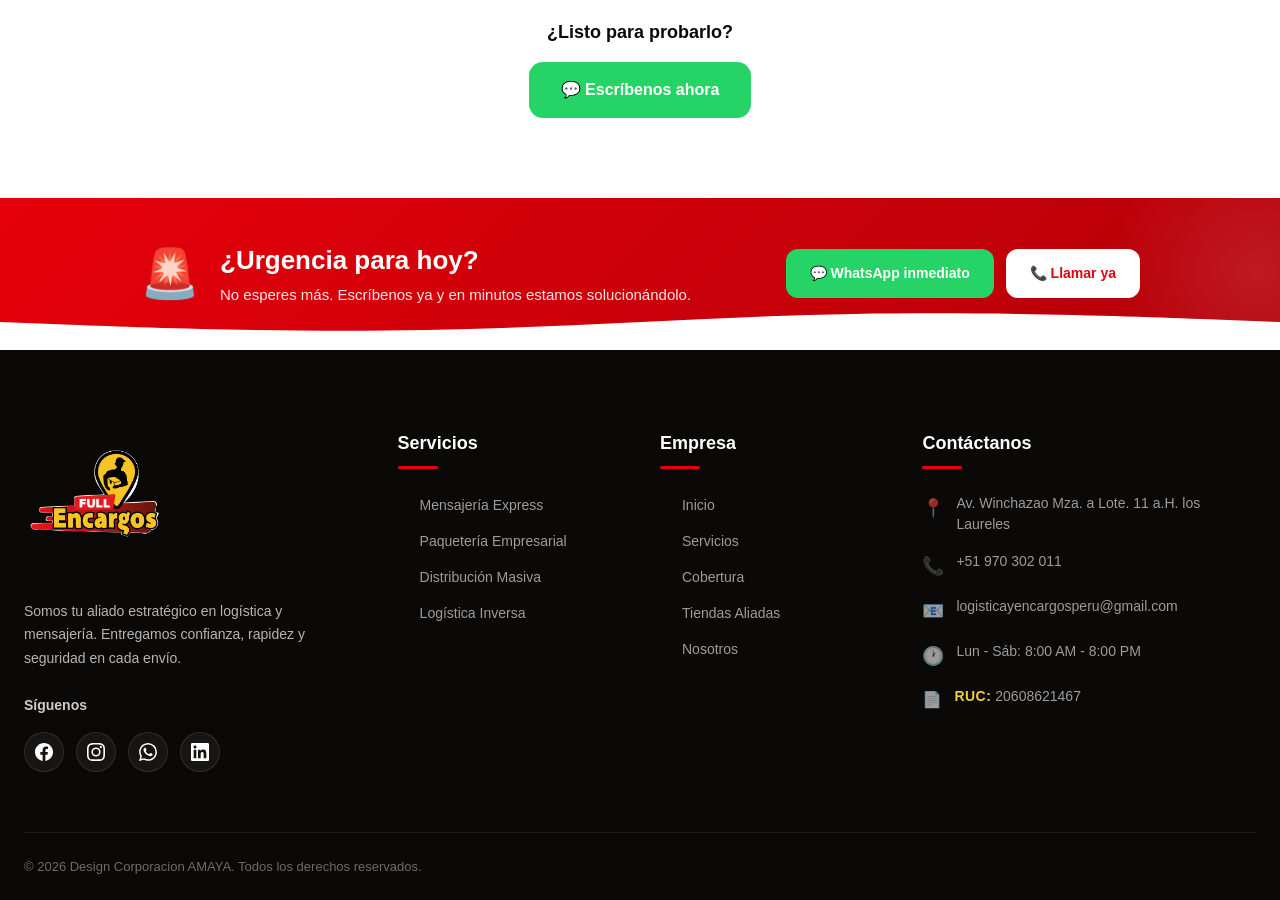
<file: servicios.html>
<!DOCTYPE html>
<html lang="en">
<head>
    <meta charset="UTF-8">
    <meta name="viewport" content="width=device-width, initial-scale=1.0">
    <title>Document</title>
    <link rel="stylesheet" href="css/header.css">
    <link rel="stylesheet" href="css/servi1.css">
    <link rel="stylesheet" href="css/servi2.css">
    <link rel="stylesheet" href="css/serv3.css">
    <link rel="stylesheet" href="css/footer.css">
</head>
<body>
    <header class="main-header" role="banner">
        <div class="header-container">
            
            <div class="logo-area">
                <a href="/" aria-label="Ir a la página de inicio de Full Encargos">
                    <img src="img/logo.png" 
                         alt="Full Encargos Logística" 
                         class="logo-img"
                         width="150"
                         height="150"
                         loading="eager">
                </a>
            </div>

            <nav class="nav-navigation" id="navNavigation" role="navigation" aria-label="Menú principal">
                <ul class="nav-list">
                    <li><a href="index.html" class="nav-link">Inicio</a></li>
                    <li><a href="servicios.html" class="nav-link">Servicios</a></li>
                    <li><a href="cobertura.html" class="nav-link">Cobertura</a></li>
                    <li><a href="tienda.html" class="nav-link">Tiendas</a></li>
                    <li><a href="nosotros.html" class="nav-link">Nosotros</a></li>
                
                </ul>
            </nav>

            <button class="mobile-toggle" 
                    id="mobileToggle" 
                    aria-label="Abrir menú de navegación"
                    aria-expanded="false"
                    aria-controls="navNavigation"
                    type="button">
                <span class="bar" aria-hidden="true"></span>
                <span class="bar" aria-hidden="true"></span>
                <span class="bar" aria-hidden="true"></span>
                <span class="sr-only">Menú</span>
            </button>

        </div>
    </header>

    <section class="services-hero">
    <div class="services-hero-container">
        <div class="services-hero-content">
            <span class="hero-badge">
                <span class="badge-dot"></span>
                Tu asistente personal de compras
            </span>
            
            <h1 class="hero-title">
                ¿Necesitas algo y no puedes ir? 
                <span class="text-highlight">Nosotros vamos por ti</span>
            </h1>
            
            <p class="hero-description">
                Te ayudamos a comprar lo que necesitas, gestionamos tus envíos y te lo llevamos 
                hasta tu puerta. <strong>Sin estrés, sin vueltas, sin pérdidas de tiempo.</strong>
            </p>

            <div class="hero-services-grid">
                <div class="hero-service-item">
                    <span class="hero-service-icon">🛒</span>
                    <div>
                        <strong>Compramos por ti</strong>
                        <p>Te ayudamos a comprar a distancia. Tú eliges, nosotros lo recogemos.</p>
                    </div>
                </div>
                <div class="hero-service-item">
                    <span class="hero-service-icon">📦</span>
                    <div>
                        <strong>Envíos y Deliverys</strong>
                        <p>Llevamos tus paquetes a cualquier punto de la ciudad.</p>
                    </div>
                </div>
                <div class="hero-service-item">
                    <span class="hero-service-icon">💬</span>
                    <div>
                        <strong>Atención Directa</strong>
                        <p>WhatsApp y llamadas. Respuesta inmediata, sin robots.</p>
                    </div>
                </div>
                <div class="hero-service-item">
                    <span class="hero-service-icon">📍</span>
                    <div>
                        <strong>Cobertura Total</strong>
                        <p>Llegamos a toda la ciudad. Sin excusas, sin límites.</p>
                    </div>
                </div>
            </div>

            <div class="hero-actions">
                <a href="https://wa.me/51970302011" class="btn-whatsapp" target="_blank" rel="noopener">
                    <span class="btn-icon">💬</span>
                    <span>
                        <strong>Chatear por WhatsApp</strong>
                        <small>Respuesta en minutos</small>
                    </span>
                </a>
                <a href="tel:+51970302011" class="btn-call">
                    <span class="btn-icon">📞</span>
                    <span>
                        <strong>Llamar Ahora</strong>
                        <small>Cotización inmediata</small>
                    </span>
                </a>
            </div>

            <div class="hero-trust">
                <div class="trust-item">
                    <span>✅</span> Te ayudamos a comprar
                </div>
                <div class="trust-item">
                    <span>✅</span> Entrega en toda la ciudad
                </div>
                <div class="trust-item">
                    <span>✅</span> Sin registros complicados
                </div>
            </div>
        </div>
    </div>
</section>

<section class="how-it-works">
    <div class="how-it-works-container">
        <div class="section-header">
            <span class="section-badge">Así de fácil</span>
            <h2>Tú pides, <span class="text-highlight">nosotros hacemos</span></h2>
            <p>No importa qué necesites. En 3 pasos lo tienes resuelto.</p>
        </div>

        <div class="steps-grid">
            <div class="step-card">
                <div class="step-number">1</div>
                <div class="step-icon-wrapper">
                    <span class="step-icon">💬</span>
                </div>
                <h3>Nos escribes</h3>
                <p>Por WhatsApp o llamada nos dices qué necesitas comprar, enviar o cotizar.</p>
                <div class="step-time">⏱️ 2 minutos</div>
            </div>

            <div class="step-connector">
                <span class="connector-line"></span>
            </div>

            <div class="step-card">
                <div class="step-number">2</div>
                <div class="step-icon-wrapper">
                    <span class="step-icon">🛒</span>
                </div>
                <h3>Lo gestionamos</h3>
                <p>Compramos por ti, recogemos tu paquete o cotizamos tu producto. Tú sigues con tu día.</p>
                <div class="step-time">⏱️ Lo que tardes en tomar un café</div>
            </div>

            <div class="step-connector">
                <span class="connector-line"></span>
            </div>

            <div class="step-card">
                <div class="step-number">3</div>
                <div class="step-icon-wrapper">
                    <span class="step-icon">📦</span>
                </div>
                <h3>Recibes en tu puerta</h3>
                <p>Te lo llevamos a donde estés. Sin vueltas, sin estrés, sin perder tiempo.</p>
                <div class="step-time">⏱️ Entrega express</div>
            </div>
        </div>

        <div class="steps-cta">
            <p>¿Listo para probarlo?</p>
            <a href="https://wa.me/51970302011" class="btn-whatsapp-steps" target="_blank" rel="noopener">
                💬 Escríbenos ahora
            </a>
        </div>
    </div>
</section>

    <section class="emergency-banner">
    <div class="emergency-container">
        <div class="emergency-content">
            <span class="emergency-icon">🚨</span>
            <div>
                <h2>¿Urgencia para hoy?</h2>
                <p>No esperes más. Escríbenos ya y en minutos estamos solucionándolo.</p>
            </div>
        </div>
        <div class="emergency-actions">
            <a href="https://wa.me/51970302011" class="emergency-btn-whatsapp" target="_blank" rel="noopener">
                💬 WhatsApp inmediato
            </a>
            <a href="tel:+51970302011" class="emergency-btn-call">
                📞 Llamar ya
            </a>
        </div>
    </div>
</section>

        <footer class="main-footer" role="contentinfo">
    <!-- Onda decorativa superior -->
    <div class="footer-wave">
        <svg xmlns="http://www.w3.org/2000/svg" viewBox="0 0 1440 120" preserveAspectRatio="none">
            <path fill="var(--blanco-puro)" d="M0,64L80,69.3C160,75,320,85,480,80C640,75,800,53,960,48C1120,43,1280,53,1360,58.7L1440,64L1440,120L1360,120C1280,120,1120,120,960,120C800,120,640,120,480,120C320,120,160,120,80,120L0,120Z"></path>
        </svg>
    </div>

    <div class="footer-container">
        <!-- Grid principal del footer -->
        <div class="footer-grid">
            
            <!-- Columna 1: Marca y descripción -->
            <div class="footer-col footer-brand">
                <img src="img/logo.png" alt="Full Encargos Logística" class="footer-logo">
                <p class="footer-description">
                    Somos tu aliado estratégico en logística y mensajería. Entregamos confianza, rapidez y seguridad en cada envío.
                </p>
                
                <!-- Redes sociales -->
                <div class="footer-social">
                    <h4 class="footer-social-title">Síguenos</h4>
                    <div class="social-links">
                        <a href="https://www.facebook.com/ayudaencompras?locale=es_LA" class="social-link" aria-label="Facebook" target="_blank" rel="noopener">
                            <svg class="social-icon" viewBox="0 0 24 24" fill="currentColor">
                                <path d="M24 12.073c0-6.627-5.373-12-12-12s-12 5.373-12 12c0 5.99 4.388 10.954 10.125 11.854v-8.385H7.078v-3.47h3.047V9.43c0-3.007 1.792-4.669 4.533-4.669 1.312 0 2.686.235 2.686.235v2.953H15.83c-1.491 0-1.956.925-1.956 1.874v2.25h3.328l-.532 3.47h-2.796v8.385C19.612 23.027 24 18.062 24 12.073z"/>
                            </svg>
                        </a>
                        <a href="#" class="social-link" aria-label="Instagram" target="_blank" rel="noopener">
                            <svg class="social-icon" viewBox="0 0 24 24" fill="currentColor">
                                <path d="M12 2.163c3.204 0 3.584.012 4.85.07 3.252.148 4.771 1.691 4.919 4.919.058 1.265.069 1.645.069 4.849 0 3.205-.012 3.584-.069 4.849-.149 3.225-1.664 4.771-4.919 4.919-1.266.058-1.644.07-4.85.07-3.204 0-3.584-.012-4.849-.07-3.26-.149-4.771-1.699-4.919-4.92-.058-1.265-.07-1.644-.07-4.849 0-3.204.013-3.583.07-4.849.149-3.227 1.664-4.771 4.919-4.919 1.266-.057 1.645-.069 4.849-.069zM12 0C8.741 0 8.333.014 7.053.072 2.695.272.273 2.69.073 7.052.014 8.333 0 8.741 0 12c0 3.259.014 3.668.072 4.948.2 4.358 2.618 6.78 6.98 6.98C8.333 23.986 8.741 24 12 24c3.259 0 3.668-.014 4.948-.072 4.354-.2 6.782-2.618 6.979-6.98.059-1.28.073-1.689.073-4.948 0-3.259-.014-3.667-.072-4.947-.196-4.354-2.617-6.78-6.979-6.98C15.668.014 15.259 0 12 0zm0 5.838a6.162 6.162 0 100 12.324 6.162 6.162 0 000-12.324zM12 16a4 4 0 110-8 4 4 0 010 8zm6.406-11.845a1.44 1.44 0 100 2.881 1.44 1.44 0 000-2.881z"/>
                            </svg>
                        </a>
                        <a href="https://wa.me/51970302011" class="social-link" aria-label="WhatsApp" target="_blank" rel="noopener">
                            <svg class="social-icon" viewBox="0 0 24 24" fill="currentColor">
                                <path d="M17.472 14.382c-.297-.149-1.758-.867-2.03-.967-.273-.099-.471-.148-.67.15-.197.297-.767.966-.94 1.164-.173.199-.347.223-.644.075-.297-.15-1.255-.463-2.39-1.475-.883-.788-1.48-1.761-1.653-2.059-.173-.297-.018-.458.13-.606.134-.133.298-.347.446-.52.149-.174.198-.298.298-.497.099-.198.05-.371-.025-.52-.075-.149-.669-1.612-.916-2.207-.242-.579-.487-.5-.669-.51-.173-.008-.371-.01-.57-.01-.198 0-.52.074-.792.372-.272.297-1.04 1.016-1.04 2.479 0 1.462 1.065 2.875 1.213 3.074.149.198 2.096 3.2 5.077 4.487.709.306 1.262.489 1.694.625.712.227 1.36.195 1.871.118.571-.085 1.758-.719 2.006-1.413.248-.694.248-1.289.173-1.413-.074-.124-.272-.198-.57-.347m-5.421 7.403h-.004a9.87 9.87 0 01-5.031-1.378l-.361-.214-3.741.982.998-3.648-.235-.374a9.86 9.86 0 01-1.51-5.26c.001-5.45 4.436-9.884 9.888-9.884 2.64 0 5.122 1.03 6.988 2.898a9.825 9.825 0 012.893 6.994c-.003 5.45-4.437 9.884-9.885 9.884m8.413-18.297A11.815 11.815 0 0012.05 0C5.495 0 .16 5.335.157 11.892c0 2.096.547 4.142 1.588 5.945L.057 24l6.305-1.654a11.882 11.882 0 005.683 1.448h.005c6.554 0 11.89-5.335 11.893-11.893a11.821 11.821 0 00-3.48-8.413z"/>
                            </svg>
                        </a>
                        <a href="#" class="social-link" aria-label="LinkedIn" target="_blank" rel="noopener">
                            <svg class="social-icon" viewBox="0 0 24 24" fill="currentColor">
                                <path d="M20.447 20.452h-3.554v-5.569c0-1.328-.027-3.037-1.852-3.037-1.853 0-2.136 1.445-2.136 2.939v5.667H9.351V9h3.414v1.561h.046c.477-.9 1.637-1.85 3.37-1.85 3.601 0 4.267 2.37 4.267 5.455v6.286zM5.337 7.433c-1.144 0-2.063-.926-2.063-2.065 0-1.138.92-2.063 2.063-2.063 1.14 0 2.064.925 2.064 2.063 0 1.139-.925 2.065-2.064 2.065zm1.782 13.019H3.555V9h3.564v11.452zM22.225 0H1.771C.792 0 0 .774 0 1.729v20.542C0 23.227.792 24 1.771 24h20.451C23.2 24 24 23.227 24 22.271V1.729C24 .774 23.2 0 22.222 0h.003z"/>
                            </svg>
                        </a>
                    </div>
                </div>
            </div>

            <!-- Columna 2: Servicios -->
            <div class="footer-col">
                <h3 class="footer-heading">Servicios</h3>
                <ul class="footer-links">
                    <li><a href="servicios.html#mensajeria">Mensajería Express</a></li>
                    <li><a href="servicios.html#paqueteria">Paquetería Empresarial</a></li>
                    <li><a href="servicios.html#distribucion">Distribución Masiva</a></li>
                    <li><a href="servicios.html#logistica-inversa">Logística Inversa</a></li>
                </ul>
            </div>

            <!-- Columna 3: Empresa -->
            <div class="footer-col">
                <h3 class="footer-heading">Empresa</h3>
                <ul class="footer-links">
                    <li><a href="index.html">Inicio</a></li>
                    <li><a href="servicios.html">Servicios</a></li>
                    <li><a href="cobertura.html">Cobertura</a></li>
                    <li><a href="tienda.html">Tiendas Aliadas</a></li>
                    <li><a href="nosotros.html">Nosotros</a></li>
                </ul>
            </div>

            <!-- Columna 4: Contacto -->
            <div class="footer-col footer-contact">
                <h3 class="footer-heading">Contáctanos</h3>
                <ul class="footer-contact-list">
                    <li>
                        <span class="contact-icon">📍</span>
                        <span>Av. Winchazao Mza. a Lote. 11 a.H. los Laureles</span>
                    </li>
                    <li>
                        <span class="contact-icon">📞</span>
                        <a href="tel:+51970302011">+51 970 302 011</a>
                    </li>
                    <li>
                        <span class="contact-icon">📧</span>
                        <a href="mailto:logisticayencargosperu@gmail.com">logisticayencargosperu@gmail.com</a>
                    </li>
                    <li>
                        <span class="contact-icon">🕐</span>
                        <span>Lun - Sáb: 8:00 AM - 8:00 PM</span>
                    </li>
                    <!-- RUC añadido aquí -->
                    <li class="footer-ruc">
                        <span class="contact-icon">📄</span>
                        <span><strong>RUC:</strong> 20608621467</span>
                    </li>
                </ul>
            </div>
        </div>
        

        <!-- Barra inferior -->
        <div class="footer-bottom">
            <div class="footer-bottom-content">
                <p>&copy; 2026 Design Corporacion AMAYA. Todos los derechos reservados.</p>
            </div>
        </div>
    </div>
</footer>


    <script src="js/header.js"></script>
    <script src="js/footer.js"></script>
</body>
</html>
</file>
<file: css/header.css>
/* =============================================
   PALETA CORPORATIVA FULL ENCARGOS
   ============================================= */
:root {
    --rojo-vibrante: #E6000B;
    --rojo-oscuro: #CC0009;
    --amarillo-logo: #F4CD3B;
    --negro-industrial: #0A0908;
    --blanco-puro: #FFFFFF;
    --gris-suave: #F8F9FA;
    --gris-medio: #E9ECEF;

    /* Sombras */
    --sombra-suave: 0 4px 20px rgba(10, 9, 8, 0.05);
    --sombra-media: 0 8px 30px rgba(10, 9, 8, 0.12);
    --sombra-boton: 0 4px 12px rgba(230, 0, 11, 0.2);

    /* Transiciones */
    --transicion-suave: all 0.3s cubic-bezier(0.25, 0.8, 0.25, 1);

    /* Layout */
    --header-height: 80px;
    --contenedor-max: 1300px;
    --padding-lateral: 24px;
}

/* =============================================
   RESET Y ESTILOS BASE
   ============================================= */
*,
*::before,
*::after {
    margin: 0;
    padding: 0;
    box-sizing: border-box;
}

html,
body {
    overflow-x: hidden;
}

body {
    font-family: 'Helvetica Neue', -apple-system, BlinkMacSystemFont, 'Segoe UI', Arial, sans-serif;
    line-height: 1.5;
    -webkit-font-smoothing: antialiased;
    -moz-osx-font-smoothing: grayscale;
}

/* =============================================
   HEADER PRINCIPAL
   ============================================= */
.main-header {
    background-color: rgba(255, 255, 255, 0.95);
    width: 100%;
    position: sticky;
    top: 0;
    z-index: 1000;
    box-shadow: var(--sombra-suave);
    border-bottom: 1px solid rgba(10, 9, 8, 0.05);
    backdrop-filter: blur(10px);
    -webkit-backdrop-filter: blur(10px);
    transition: box-shadow 0.3s ease;
}

.main-header.header-scrolled {
    box-shadow: var(--sombra-media);
}

.header-container {
    max-width: var(--contenedor-max);
    margin: 0 auto;
    padding: 0 var(--padding-lateral);
    height: var(--header-height);
    display: flex;
    justify-content: space-between;
    align-items: center;
    gap: 24px;
}

/* =============================================
   ÁREA DEL LOGO
   ============================================= */
.logo-area {
    display: flex;
    align-items: center;
    height: 100%;
    flex-shrink: 0;
}

.logo-area a {
    display: flex;
    align-items: center;
    text-decoration: none;
}

.logo-img {
    display: block;
    max-height: 100px;
    width: auto;
    object-fit: contain;
    transition: transform 0.3s ease;
    will-change: transform;
}

.logo-img:hover {
    transform: scale(1.05);
}

.logo-img:active {
    transform: scale(0.98);
}

/* =============================================
   NAVEGACIÓN PRINCIPAL
   ============================================= */
.nav-navigation {
    display: flex;
    align-items: center;
}

.nav-list {
    display: flex;
    align-items: center;
    list-style: none;
    gap: 32px;
    margin: 0;
    padding: 0;
}

.nav-link {
    color: var(--negro-industrial);
    text-decoration: none;
    font-size: 15px;
    font-weight: 600;
    letter-spacing: 0.3px;
    position: relative;
    padding: 8px 0;
    transition: color 0.3s ease;
    white-space: nowrap;
}

.nav-link::after {
    content: '';
    position: absolute;
    bottom: 0;
    left: 50%;
    width: 0;
    height: 2px;
    background-color: var(--rojo-vibrante);
    transition: all 0.3s ease;
    transform: translateX(-50%);
}

.nav-link:hover {
    color: var(--rojo-vibrante);
}

.nav-link:hover::after,
.nav-link:focus-visible::after {
    width: 100%;
}

.nav-link.active {
    color: var(--rojo-vibrante);
}

.nav-link.active::after {
    width: 100%;
}

/* =============================================
   BOTÓN DE CONTACTO
   ============================================= */
.nav-btn {
    background-color: var(--negro-industrial);
    color: var(--blanco-puro);
    text-decoration: none;
    font-size: 14px;
    font-weight: 700;
    padding: 12px 24px;
    border-radius: 6px;
    border: 2px solid var(--negro-industrial);
    transition: all 0.3s ease;
    text-transform: uppercase;
    letter-spacing: 0.5px;
    white-space: nowrap;
    cursor: pointer;
    position: relative;
    overflow: hidden;
}

.nav-btn:hover {
    background-color: var(--rojo-vibrante);
    border-color: var(--rojo-vibrante);
    box-shadow: var(--sombra-boton);
    transform: translateY(-2px);
}

.nav-btn:active {
    transform: translateY(0);
    background-color: var(--rojo-oscuro);
    border-color: var(--rojo-oscuro);
}

/* =============================================
   BOTÓN HAMBURGUESA
   ============================================= */
.mobile-toggle {
    display: none;
    flex-direction: column;
    justify-content: center;
    align-items: center;
    width: 44px;
    height: 44px;
    background: transparent;
    border: 2px solid transparent;
    border-radius: 8px;
    cursor: pointer;
    z-index: 1100;
    padding: 8px;
    transition: all 0.2s ease;
}

.mobile-toggle:hover {
    background-color: var(--gris-suave);
    border-color: var(--gris-medio);
}

.mobile-toggle:focus-visible {
    outline: 2px solid var(--rojo-vibrante);
    outline-offset: 2px;
}

.mobile-toggle .bar {
    width: 24px;
    height: 2.5px;
    background-color: var(--negro-industrial);
    border-radius: 2px;
    transition: all 0.3s ease;
    margin: 2px 0;
    transform-origin: center;
}

/* Animación hamburguesa → X */
.mobile-toggle[aria-expanded="true"] .bar:nth-child(1) {
    transform: translateY(7px) rotate(45deg);
    background-color: var(--rojo-vibrante);
}

.mobile-toggle[aria-expanded="true"] .bar:nth-child(2) {
    opacity: 0;
    transform: scale(0);
}

.mobile-toggle[aria-expanded="true"] .bar:nth-child(3) {
    transform: translateY(-7px) rotate(-45deg);
    background-color: var(--rojo-vibrante);
}

/* =============================================
   SR ONLY
   ============================================= */
.sr-only {
    position: absolute;
    width: 1px;
    height: 1px;
    padding: 0;
    margin: -1px;
    overflow: hidden;
    clip: rect(0, 0, 0, 0);
    white-space: nowrap;
    border: 0;
}

/* =============================================
   OVERLAY
   ============================================= */
.nav-overlay {
    display: none;
    position: fixed;
    inset: 0;
    background-color: rgba(10, 9, 8, 0.5);
    z-index: 999;
    opacity: 0;
    transition: opacity 0.3s ease;
}

.nav-overlay.active {
    display: block;
    opacity: 1;
}

/* =============================================
   ACCESIBILIDAD
   ============================================= */
.nav-link:focus-visible,
.nav-btn:focus-visible,
.mobile-toggle:focus-visible,
.logo-area a:focus-visible {
    outline: 2px solid var(--rojo-vibrante);
    outline-offset: 2px;
    border-radius: 4px;
}

/* =============================================
   TABLET Y MÓVIL
   ============================================= */
@media (max-width: 992px) {

    .header-container {
        padding: 0 20px;
    }

    .mobile-toggle {
        display: flex;
    }

    .nav-navigation {
        position: fixed;
        top: 0;
        right: -100%;
        left: auto;

        width: 320px;
        max-width: 85%;

        height: 100vh;
        height: 100dvh;

        background-color: var(--blanco-puro);
        box-shadow: var(--sombra-media);

        padding: calc(var(--header-height) + 20px) 30px 40px;

        transition: right 0.35s ease;

        overflow-y: auto;
        overflow-x: hidden;

        z-index: 1050;
    }

    .nav-navigation.active {
        right: 0;
    }

    .nav-list {
        flex-direction: column;
        align-items: stretch;
        gap: 24px;
        width: 100%;
    }

    .nav-link {
        font-size: 18px;
        width: 100%;
        padding: 12px 0;
        border-bottom: 1px solid var(--gris-medio);
    }

    .nav-link:last-of-type {
        border-bottom: none;
    }

    .nav-btn {
        display: block;
        width: 100%;
        text-align: center;
        padding: 16px;
        font-size: 16px;
        margin-top: 8px;
    }
}

/* =============================================
   MÓVILES PEQUEÑOS
   ============================================= */
@media (max-width: 480px) {

    :root {
        --header-height: 64px;
        --padding-lateral: 16px;
    }

    .logo-img {
        max-height: 40px;
    }

    .nav-navigation {
        width: 300px;
        max-width: 85%;
        padding: calc(var(--header-height) + 16px) 24px 30px;
    }

    .nav-link {
        font-size: 17px;
    }

    .nav-btn {
        padding: 14px;
        font-size: 15px;
    }
}

/* =============================================
   MOVIMIENTO REDUCIDO
   ============================================= */
@media (prefers-reduced-motion: reduce) {

    *,
    *::before,
    *::after {
        animation-duration: 0.01ms !important;
        animation-iteration-count: 1 !important;
        transition-duration: 0.01ms !important;
    }
}

/* =============================================
   IMPRESIÓN
   ============================================= */
@media print {

    .main-header {
        position: static;
        box-shadow: none;
        border-bottom: 2px solid var(--negro-industrial);
    }

    .mobile-toggle,
    .nav-overlay {
        display: none !important;
    }
}
</file>
<file: css/portada.css>
/* =============================================
   HERO SECTION CON CARRUSEL
   ============================================= */
.hero-section {
    position: relative;
    min-height: 100vh;
    display: flex;
    align-items: center;
    overflow: hidden;
    background-color: var(--negro-industrial);
}

/* =============================================
   CARRUSEL DE IMÁGENES
   ============================================= */
.hero-carousel {
    position: absolute;
    top: 0;
    left: 0;
    width: 100%;
    height: 100%;
    z-index: 1;
}

.carousel-track {
    width: 100%;
    height: 100%;
    position: relative;
}

.carousel-slide {
    position: absolute;
    top: 0;
    left: 0;
    width: 100%;
    height: 100%;
    opacity: 0;
    transition: opacity 1s ease-in-out;
    z-index: 1;
}

.carousel-slide.active {
    opacity: 1;
    z-index: 2;
}

.carousel-slide img {
    width: 100%;
    height: 100%;
    object-fit: cover;
    object-position: center;
}

.carousel-overlay {
    position: absolute;
    top: 0;
    left: 0;
    width: 100%;
    height: 100%;
    background: linear-gradient(
        135deg,
        rgba(10, 9, 8, 0.85) 0%,
        rgba(10, 9, 8, 0.7) 50%,
        rgba(10, 9, 8, 0.5) 100%
    );
    z-index: 3;
}

/* Botones del carrusel */
.carousel-btn {
    position: absolute;
    top: 50%;
    transform: translateY(-50%);
    width: 50px;
    height: 50px;
    background: rgba(255, 255, 255, 0.1);
    backdrop-filter: blur(10px);
    border: 1px solid rgba(255, 255, 255, 0.2);
    color: var(--blanco-puro);
    font-size: 24px;
    cursor: pointer;
    border-radius: 50%;
    z-index: 4;
    transition: all 0.3s ease;
    display: flex;
    align-items: center;
    justify-content: center;
}

.carousel-btn:hover {
    background: var(--rojo-vibrante);
    border-color: var(--rojo-vibrante);
    transform: translateY(-50%) scale(1.1);
}

.carousel-btn.prev {
    left: 20px;
}

.carousel-btn.next {
    right: 20px;
    transform: translateY(-50%) rotate(180deg);
}

.carousel-btn.next:hover {
    transform: translateY(-50%) rotate(180deg) scale(1.1);
}

/* Indicadores */
.carousel-dots {
    position: absolute;
    bottom: 30px;
    left: 50%;
    transform: translateX(-50%);
    display: flex;
    gap: 12px;
    z-index: 4;
}

.dot {
    width: 12px;
    height: 12px;
    background: rgba(255, 255, 255, 0.3);
    border-radius: 50%;
    cursor: pointer;
    transition: all 0.3s ease;
    border: 2px solid transparent;
}

.dot.active {
    background: var(--rojo-vibrante);
    border-color: var(--blanco-puro);
    transform: scale(1.2);
}

.dot:hover {
    background: rgba(255, 255, 255, 0.6);
}

/* =============================================
   CONTENEDOR PRINCIPAL
   ============================================= */
.hero-container {
    max-width: var(--contenedor-max);
    margin: 0 auto;
    padding: 120px 24px 80px;
    display: grid;
    grid-template-columns: 1fr 1fr;
    gap: 60px;
    align-items: center;
    position: relative;
    z-index: 5;
    width: 100%;
}

/* =============================================
   CONTENIDO DE TEXTO
   ============================================= */
.hero-content {
    color: var(--blanco-puro);
}

.hero-badge {
    display: inline-flex;
    align-items: center;
    gap: 10px;
    background: rgba(244, 205, 59, 0.1);
    border: 1px solid var(--amarillo-logo);
    color: var(--amarillo-logo);
    padding: 10px 20px;
    border-radius: 50px;
    font-size: 14px;
    font-weight: 600;
    margin-bottom: 24px;
    animation: slideInDown 0.6s ease;
}

.badge-pulse {
    width: 8px;
    height: 8px;
    background: #22c55e;
    border-radius: 50%;
    animation: pulse 2s infinite;
}

@keyframes pulse {
    0%, 100% { opacity: 1; transform: scale(1); }
    50% { opacity: 0.5; transform: scale(1.3); }
}

@keyframes slideInDown {
    from {
        opacity: 0;
        transform: translateY(-20px);
    }
    to {
        opacity: 1;
        transform: translateY(0);
    }
}

.hero-title {
    font-size: clamp(36px, 5vw, 56px);
    font-weight: 800;
    line-height: 1.1;
    margin-bottom: 24px;
    animation: fadeInUp 0.8s ease;
}

.text-highlight {
    color: var(--rojo-vibrante);
    position: relative;
}

.text-highlight-secondary {
    color: var(--amarillo-logo);
}

@keyframes fadeInUp {
    from {
        opacity: 0;
        transform: translateY(30px);
    }
    to {
        opacity: 1;
        transform: translateY(0);
    }
}

.hero-subtitle {
    font-size: clamp(16px, 2vw, 18px);
    line-height: 1.7;
    color: rgba(255, 255, 255, 0.85);
    margin-bottom: 32px;
    animation: fadeInUp 1s ease;
}

.text-emphasis {
    color: var(--amarillo-logo);
    font-weight: 600;
}

/* =============================================
   ESTADÍSTICAS
   ============================================= */
.hero-stats {
    display: flex;
    align-items: center;
    gap: 24px;
    margin-bottom: 40px;
    padding: 24px;
    background: rgba(255, 255, 255, 0.05);
    backdrop-filter: blur(10px);
    border-radius: 16px;
    border: 1px solid rgba(255, 255, 255, 0.1);
    animation: fadeInUp 1.2s ease;
}

.stat-item {
    text-align: center;
    flex: 1;
}

.stat-number {
    font-size: 36px;
    font-weight: 800;
    color: var(--rojo-vibrante);
    line-height: 1;
}

.stat-symbol {
    font-size: 24px;
    font-weight: 700;
    color: var(--rojo-vibrante);
}

.stat-label {
    font-size: 13px;
    color: rgba(255, 255, 255, 0.7);
    margin-top: 4px;
    font-weight: 500;
}

.stat-divider {
    width: 1px;
    height: 40px;
    background: rgba(255, 255, 255, 0.15);
}

/* =============================================
   BENEFICIOS
   ============================================= */
.info-highlights {
    display: flex;
    flex-direction: column;
    gap: 16px;
    margin-bottom: 40px;
    animation: fadeInUp 1.4s ease;
}

.info-item {
    display: flex;
    align-items: flex-start;
    gap: 16px;
    padding: 16px;
    background: rgba(255, 255, 255, 0.03);
    border-radius: 12px;
    transition: all 0.3s ease;
    border: 1px solid transparent;
}

.info-item:hover {
    background: rgba(255, 255, 255, 0.08);
    border-color: rgba(255, 255, 255, 0.1);
    transform: translateX(8px);
}

.info-icon {
    font-size: 28px;
    flex-shrink: 0;
}

.info-text h3 {
    font-size: 16px;
    font-weight: 700;
    margin-bottom: 4px;
    color: var(--blanco-puro);
}

.info-text p {
    font-size: 14px;
    color: rgba(255, 255, 255, 0.65);
    margin: 0;
}

/* =============================================
   BOTONES DE ACCIÓN
   ============================================= */
.hero-actions {
    display: flex;
    gap: 16px;
    margin-bottom: 32px;
    animation: fadeInUp 1.6s ease;
}

.cta-primary {
    background: var(--rojo-vibrante);
    color: var(--blanco-puro);
    padding: 18px 32px;
    border-radius: 12px;
    text-decoration: none;
    font-weight: 700;
    font-size: 16px;
    transition: all 0.3s ease;
    position: relative;
    overflow: hidden;
    display: flex;
    flex-direction: column;
    align-items: center;
    line-height: 1.2;
}

.cta-subtext {
    font-size: 11px;
    font-weight: 400;
    opacity: 0.8;
    margin-top: 2px;
}

.cta-primary:hover {
    background: #ff1a1a;
    transform: translateY(-3px);
    box-shadow: 0 10px 30px rgba(230, 0, 11, 0.4);
}

.cta-primary::before {
    content: '';
    position: absolute;
    top: -50%;
    left: -50%;
    width: 200%;
    height: 200%;
    background: radial-gradient(circle, rgba(255,255,255,0.2) 0%, transparent 60%);
    transform: scale(0);
    transition: transform 0.6s;
}

.cta-primary:hover::before {
    transform: scale(1);
}

.cta-secondary {
    background: transparent;
    color: var(--blanco-puro);
    padding: 18px 32px;
    border-radius: 12px;
    text-decoration: none;
    font-weight: 600;
    font-size: 16px;
    border: 2px solid rgba(255, 255, 255, 0.3);
    transition: all 0.3s ease;
    display: flex;
    align-items: center;
    gap: 8px;
}

.cta-secondary:hover {
    border-color: var(--blanco-puro);
    background: rgba(255, 255, 255, 0.05);
    transform: translateY(-3px);
}

.arrow {
    transition: transform 0.3s ease;
}

.cta-secondary:hover .arrow {
    transform: translateX(5px);
}

/* =============================================
   SELLOS DE CONFIANZA
   ============================================= */
.trust-badges {
    display: flex;
    gap: 20px;
    flex-wrap: wrap;
    animation: fadeInUp 1.8s ease;
}

.trust-badges span {
    font-size: 13px;
    color: rgba(255, 255, 255, 0.6);
    font-weight: 500;
}

/* =============================================
   TARJETA FLOTANTE
   ============================================= */
.hero-visual {
    animation: fadeInRight 1s ease;
}

@keyframes fadeInRight {
    from {
        opacity: 0;
        transform: translateX(50px);
    }
    to {
        opacity: 1;
        transform: translateX(0);
    }
}

.floating-card {
    background: rgba(255, 255, 255, 0.95);
    backdrop-filter: blur(20px);
    padding: 32px;
    border-radius: 20px;
    box-shadow: 0 20px 60px rgba(0, 0, 0, 0.3);
    max-width: 380px;
    margin-left: auto;
    animation: float 3s ease-in-out infinite;
}

@keyframes float {
    0%, 100% { transform: translateY(0); }
    50% { transform: translateY(-10px); }
}

.card-header {
    display: flex;
    align-items: center;
    gap: 10px;
    margin-bottom: 16px;
}

.card-icon {
    font-size: 24px;
}

.card-status {
    font-size: 13px;
    color: #22c55e;
    font-weight: 600;
}

.floating-card h3 {
    font-size: 22px;
    font-weight: 700;
    color: var(--negro-industrial);
    margin-bottom: 12px;
}

.floating-card p {
    color: #666;
    font-size: 15px;
    line-height: 1.6;
    margin-bottom: 20px;
}

.card-features {
    display: flex;
    flex-direction: column;
    gap: 8px;
    margin-bottom: 20px;
}

.card-features span {
    font-size: 14px;
    color: #555;
}

.card-btn {
    display: block;
    width: 100%;
    background: #25D366;
    color: white;
    text-align: center;
    padding: 14px;
    border-radius: 12px;
    text-decoration: none;
    font-weight: 700;
    transition: all 0.3s ease;
}

.card-btn:hover {
    background: #20bd5a;
    transform: translateY(-2px);
    box-shadow: 0 8px 20px rgba(37, 211, 102, 0.3);
}

/* =============================================
   RESPONSIVE
   ============================================= */
@media (max-width: 992px) {
    .hero-container {
        grid-template-columns: 1fr;
        padding: 100px 20px 60px;
        gap: 40px;
    }
    
    .hero-visual {
        order: -1;
    }
    
    .floating-card {
        margin: 0 auto;
        max-width: 100%;
    }
    
    .hero-stats {
        flex-wrap: wrap;
        gap: 16px;
    }
    
    .stat-divider {
        display: none;
    }
    
    .hero-actions {
        flex-direction: column;
    }
    
    .cta-primary,
    .cta-secondary {
        text-align: center;
        justify-content: center;
    }
    
    .carousel-btn {
        width: 40px;
        height: 40px;
        font-size: 18px;
    }
}

@media (max-width: 480px) {
    .hero-title {
        font-size: 28px;
    }
    
    .hero-stats {
        padding: 16px;
    }
    
    .stat-number {
        font-size: 28px;
    }
    
    .floating-card {
        padding: 24px;
    }
    
    .trust-badges {
        flex-direction: column;
        gap: 8px;
    }
}
</file>
<file: css/footer.css>
/* =============================================
   FOOTER PRINCIPAL
   ============================================= */
.main-footer {
    background: var(--negro-industrial);
    color: var(--blanco-puro);
    position: relative;
    margin-top: auto;
}

/* =============================================
   ONDA DECORATIVA
   ============================================= */
.footer-wave {
    position: absolute;
    top: -60px;
    left: 0;
    width: 100%;
    overflow: hidden;
    line-height: 0;
}

.footer-wave svg {
    display: block;
    width: 100%;
    height: 60px;
}

/* =============================================
   CONTENEDOR PRINCIPAL
   ============================================= */
.footer-container {
    max-width: var(--contenedor-max);
    margin: 0 auto;
    padding: 80px 24px 0;
}

/* =============================================
   GRID DEL FOOTER
   ============================================= */
.footer-grid {
    display: grid;
    grid-template-columns: 1.5fr 1fr 1fr 1.5fr;
    gap: 40px;
    padding-bottom: 60px;
}

/* =============================================
   COLUMNAS
   ============================================= */
.footer-heading {
    font-size: 18px;
    font-weight: 700;
    margin-bottom: 24px;
    position: relative;
    padding-bottom: 12px;
    color: var(--blanco-puro);
}

.footer-heading::after {
    content: '';
    position: absolute;
    bottom: 0;
    left: 0;
    width: 40px;
    height: 3px;
    background: var(--rojo-vibrante);
    border-radius: 2px;
}

/* =============================================
   MARCA Y DESCRIPCIÓN
   ============================================= */
.footer-brand {
    display: flex;
    flex-direction: column;
}

.footer-logo {
    max-height: 150px;
    width: 150px;
    margin-bottom: 20px;
}

.footer-description {
    color: rgba(255, 255, 255, 0.7);
    line-height: 1.7;
    margin-bottom: 24px;
    font-size: 14px;
}

/* =============================================
   REDES SOCIALES
   ============================================= */
.footer-social-title {
    font-size: 14px;
    font-weight: 600;
    margin-bottom: 16px;
    color: rgba(255, 255, 255, 0.8);
}

.social-links {
    display: flex;
    gap: 12px;
}

.social-link {
    width: 40px;
    height: 40px;
    border-radius: 50%;
    background: rgba(255, 255, 255, 0.05);
    border: 1px solid rgba(255, 255, 255, 0.1);
    display: flex;
    align-items: center;
    justify-content: center;
    transition: all 0.3s ease;
}

.social-link:hover {
    background: var(--rojo-vibrante);
    border-color: var(--rojo-vibrante);
    transform: translateY(-3px);
    box-shadow: 0 8px 20px rgba(230, 0, 11, 0.3);
}

.social-icon {
    width: 18px;
    height: 18px;
    fill: var(--blanco-puro);
}

/* =============================================
   LISTA DE ENLACES
   ============================================= */
.footer-links {
    list-style: none;
    padding: 0;
    margin: 0;
}

.footer-links li {
    margin-bottom: 12px;
}

.footer-links a {
    color: rgba(255, 255, 255, 0.6);
    text-decoration: none;
    font-size: 14px;
    transition: all 0.3s ease;
    display: inline-block;
    position: relative;
}

.footer-links a::before {
    content: '→';
    margin-right: 8px;
    color: var(--rojo-vibrante);
    opacity: 0;
    transform: translateX(-10px);
    transition: all 0.3s ease;
}

.footer-links a:hover {
    color: var(--blanco-puro);
    transform: translateX(5px);
}

.footer-links a:hover::before {
    opacity: 1;
    transform: translateX(0);
}

/* =============================================
   CONTACTO
   ============================================= */
.footer-contact-list {
    list-style: none;
    padding: 0;
    margin: 0 0 24px 0;
}

.footer-contact-list li {
    display: flex;
    align-items: flex-start;
    gap: 12px;
    margin-bottom: 16px;
    font-size: 14px;
    color: rgba(255, 255, 255, 0.6);
}

.contact-icon {
    font-size: 18px;
    flex-shrink: 0;
    margin-top: 2px;
}

.footer-contact-list a {
    color: rgba(255, 255, 255, 0.6);
    text-decoration: none;
    transition: color 0.3s ease;
}

.footer-contact-list a:hover {
    color: var(--rojo-vibrante);
}

/* =============================================
   NEWSLETTER
   ============================================= */
.footer-newsletter {
    margin-top: 24px;
}

.footer-newsletter h4 {
    font-size: 14px;
    font-weight: 600;
    margin-bottom: 12px;
    color: rgba(255, 255, 255, 0.8);
}

.newsletter-form {
    display: flex;
    gap: 8px;
}

.newsletter-form input {
    flex: 1;
    padding: 12px 16px;
    border: 1px solid rgba(255, 255, 255, 0.15);
    background: rgba(255, 255, 255, 0.05);
    color: var(--blanco-puro);
    border-radius: 8px;
    font-size: 14px;
    transition: all 0.3s ease;
    min-width: 0;
}

.newsletter-form input:focus {
    outline: none;
    border-color: var(--rojo-vibrante);
    background: rgba(255, 255, 255, 0.1);
}

.newsletter-form input::placeholder {
    color: rgba(255, 255, 255, 0.4);
}

.newsletter-form button {
    padding: 12px 20px;
    background: var(--rojo-vibrante);
    color: var(--blanco-puro);
    border: none;
    border-radius: 8px;
    font-weight: 700;
    cursor: pointer;
    transition: all 0.3s ease;
    white-space: nowrap;
    font-size: 14px;
}

.newsletter-form button:hover {
    background: #ff1a1a;
    transform: translateY(-2px);
    box-shadow: 0 4px 12px rgba(230, 0, 11, 0.3);
}

/* =============================================
   BARRA INFERIOR
   ============================================= */
.footer-bottom {
    border-top: 1px solid rgba(255, 255, 255, 0.08);
    padding: 24px 0;
}

.footer-bottom-content {
    display: flex;
    justify-content: space-between;
    align-items: center;
    flex-wrap: wrap;
    gap: 16px;
}

.footer-bottom-content p {
    color: rgba(255, 255, 255, 0.4);
    font-size: 13px;
    margin: 0;
}

.footer-bottom-links {
    display: flex;
    align-items: center;
    gap: 12px;
}

.footer-bottom-links a {
    color: rgba(255, 255, 255, 0.4);
    text-decoration: none;
    font-size: 13px;
    transition: color 0.3s ease;
}

.footer-bottom-links a:hover {
    color: var(--rojo-vibrante);
}

.separator {
    color: rgba(255, 255, 255, 0.2);
}

/* =============================================
   RESPONSIVE
   ============================================= */
@media (max-width: 992px) {
    .footer-grid {
        grid-template-columns: repeat(2, 1fr);
        gap: 40px 30px;
    }
    
    .footer-brand {
        grid-column: 1 / -1;
    }
}

@media (max-width: 768px) {
    .footer-container {
        padding: 60px 20px 0;
    }
    
    .footer-grid {
        grid-template-columns: 1fr;
        gap: 40px;
    }
    
    .footer-bottom-content {
        flex-direction: column;
        text-align: center;
    }
    
    .footer-bottom-links {
        justify-content: center;
    }
    
    .newsletter-form {
        flex-direction: column;
    }
    
    .newsletter-form button {
        width: 100%;
    }
}

@media (max-width: 480px) {
    .footer-wave {
        top: -30px;
    }
    
    .footer-wave svg {
        height: 30px;
    }
    
    .footer-heading {
        font-size: 16px;
    }
    
    .social-link {
        width: 36px;
        height: 36px;
    }
    
    .social-icon {
        width: 16px;
        height: 16px;
    }
}

/* =============================================
   RUC EN FOOTER
   ============================================= */
.footer-ruc {
    margin-top: 4px;
}

.footer-ruc span strong {
    font-weight: 700;
    color: var(--amarillo-logo, #F4CD3B);
    letter-spacing: 0.5px;
}

.footer-ruc .contact-icon {
    font-size: 1rem;
}
</file>
<file: cobertura/cobertura.css>
/* =============================================
   COBERTURA.CSS - Estilos para cobertura.html
   Full Encargos - Desde Trujillo a todo el Perú
   ============================================= */

:root {
    --rojo-vibrante: #E6000B;
    --rojo-oscuro: #CC0009;
    --amarillo-logo: #F4CD3B;
    --negro-industrial: #0A0908;
    --blanco-puro: #FFFFFF;
    --gris-suave: #F8F9FA;
    --gris-medio: #E9ECEF;
    --contenedor-max: 1200px;
    --sombra-suave: 0 4px 20px rgba(10, 9, 8, 0.05);
    --sombra-media: 0 8px 30px rgba(10, 9, 8, 0.12);
}

*, *::before, *::after {
    margin: 0;
    padding: 0;
    box-sizing: border-box;
}

body {
    font-family: 'Helvetica Neue', -apple-system, BlinkMacSystemFont, 'Segoe UI', Arial, sans-serif;
    line-height: 1.5;
    color: var(--negro-industrial);
    overflow-x: hidden;
}

/* =============================================
   HERO DE COBERTURA
   ============================================= */
.coverage-hero {
    background: linear-gradient(135deg, #0A0908 0%, #1a1a2e 100%);
    padding: 120px 24px 80px;
    text-align: center;
    position: relative;
    overflow: hidden;
}

.coverage-hero::before {
    content: '';
    position: absolute;
    bottom: -100px;
    left: 50%;
    transform: translateX(-50%);
    width: 600px;
    height: 600px;
    background: radial-gradient(circle, rgba(230, 0, 11, 0.08) 0%, transparent 60%);
    border-radius: 50%;
    pointer-events: none;
}

.coverage-hero::after {
    content: '';
    position: absolute;
    top: -80px;
    right: -80px;
    width: 400px;
    height: 400px;
    background: radial-gradient(circle, rgba(244, 205, 59, 0.04) 0%, transparent 60%);
    border-radius: 50%;
    pointer-events: none;
}

.coverage-hero-container {
    max-width: 800px;
    margin: 0 auto;
    position: relative;
    z-index: 1;
}

.coverage-hero-badge {
    display: inline-block;
    background: rgba(244, 205, 59, 0.1);
    border: 1px solid rgba(244, 205, 59, 0.3);
    color: #F4CD3B;
    padding: 10px 24px;
    border-radius: 50px;
    font-size: 14px;
    font-weight: 700;
    text-transform: uppercase;
    letter-spacing: 1.5px;
    margin-bottom: 24px;
    animation: fadeInDown 0.6s ease;
}

@keyframes fadeInDown {
    from {
        opacity: 0;
        transform: translateY(-20px);
    }
    to {
        opacity: 1;
        transform: translateY(0);
    }
}

.coverage-hero-title {
    font-size: clamp(30px, 5vw, 48px);
    font-weight: 900;
    color: #FFFFFF;
    margin-bottom: 20px;
    line-height: 1.15;
    animation: fadeInUp 0.8s ease;
}

@keyframes fadeInUp {
    from {
        opacity: 0;
        transform: translateY(30px);
    }
    to {
        opacity: 1;
        transform: translateY(0);
    }
}

.text-highlight {
    color: #E6000B;
    position: relative;
}

.text-highlight::after {
    content: '';
    position: absolute;
    bottom: 2px;
    left: 0;
    width: 100%;
    height: 4px;
    background: rgba(230, 0, 11, 0.2);
    border-radius: 2px;
}

.coverage-hero-subtitle {
    font-size: 18px;
    color: rgba(255, 255, 255, 0.7);
    line-height: 1.6;
    max-width: 600px;
    margin: 0 auto;
    animation: fadeInUp 1s ease;
}

/* =============================================
   SEDE PRINCIPAL
   ============================================= */
.headquarters {
    padding: 80px 24px;
    background: #FFFFFF;
}

.headquarters-container {
    max-width: var(--contenedor-max);
    margin: 0 auto;
    display: grid;
    grid-template-columns: 1fr 1fr;
    gap: 60px;
    align-items: center;
}

.section-badge {
    display: inline-block;
    background: rgba(230, 0, 11, 0.08);
    color: #E6000B;
    padding: 8px 20px;
    border-radius: 50px;
    font-size: 13px;
    font-weight: 700;
    text-transform: uppercase;
    letter-spacing: 1.5px;
    margin-bottom: 16px;
    border: 1px solid rgba(230, 0, 11, 0.15);
}

.headquarters-content h2 {
    font-size: clamp(26px, 4vw, 36px);
    font-weight: 800;
    color: #0A0908;
    margin-bottom: 20px;
    line-height: 1.2;
}

.headquarters-content p {
    font-size: 16px;
    color: #666;
    line-height: 1.7;
    margin-bottom: 16px;
}

.headquarters-image {
    position: relative;
}

.headquarters-image::before {
    content: '';
    position: absolute;
    top: -10px;
    right: -10px;
    width: 100%;
    height: 100%;
    border: 2px solid rgba(230, 0, 11, 0.15);
    border-radius: 20px;
    z-index: 0;
}

.headquarters-image img {
    width: 100%;
    border-radius: 20px;
    box-shadow: 0 20px 60px rgba(0, 0, 0, 0.1);
    position: relative;
    z-index: 1;
    transition: transform 0.3s ease;
}

.headquarters-image img:hover {
    transform: scale(1.02);
}

/* =============================================
   ZONAS DE COBERTURA
   ============================================= */
.coverage-zones {
    padding: 80px 24px;
    background: #F8F9FA;
    position: relative;
}

.coverage-zones::before {
    content: '';
    position: absolute;
    top: -50px;
    right: -50px;
    width: 300px;
    height: 300px;
    background: radial-gradient(circle, rgba(230, 0, 11, 0.03) 0%, transparent 70%);
    border-radius: 50%;
    pointer-events: none;
}

.coverage-zones-container {
    max-width: var(--contenedor-max);
    margin: 0 auto;
}

.section-header {
    text-align: center;
    margin-bottom: 48px;
}

.section-header h2 {
    font-size: clamp(28px, 4vw, 36px);
    font-weight: 800;
    color: #0A0908;
    margin-bottom: 12px;
}

.section-subtitle {
    font-size: 16px;
    color: #888;
}

.zones-grid {
    display: grid;
    grid-template-columns: repeat(4, 1fr);
    gap: 20px;
}

.zone-card {
    background: #FFFFFF;
    padding: 32px 20px;
    border-radius: 16px;
    text-align: center;
    transition: all 0.3s cubic-bezier(0.25, 0.8, 0.25, 1);
    border: 1px solid #f0f0f0;
    position: relative;
    overflow: hidden;
}

.zone-card::before {
    content: '';
    position: absolute;
    top: 0;
    left: 0;
    right: 0;
    height: 3px;
    background: linear-gradient(90deg, transparent, #E6000B, transparent);
    opacity: 0;
    transition: opacity 0.3s ease;
}

.zone-card:hover {
    transform: translateY(-8px);
    box-shadow: 0 20px 50px rgba(0, 0, 0, 0.1);
    border-color: transparent;
}

.zone-card:hover::before {
    opacity: 1;
}

.zone-card.featured {
    background: #E6000B;
    border: none;
    box-shadow: 0 10px 30px rgba(230, 0, 11, 0.2);
}

.zone-card.featured:hover {
    box-shadow: 0 20px 50px rgba(230, 0, 11, 0.3);
}

.zone-card.featured .zone-name,
.zone-card.featured .zone-desc {
    color: #FFFFFF;
}

.zone-badge {
    display: inline-block;
    background: rgba(255, 255, 255, 0.2);
    padding: 4px 12px;
    border-radius: 50px;
    font-size: 11px;
    font-weight: 600;
    margin-bottom: 12px;
    letter-spacing: 0.5px;
}

.zone-icon {
    font-size: 40px;
    display: block;
    margin-bottom: 14px;
    transition: transform 0.3s ease;
}

.zone-card:hover .zone-icon {
    transform: scale(1.15);
}

.zone-name {
    font-size: 17px;
    font-weight: 700;
    color: #0A0908;
    margin-bottom: 8px;
}

.zone-desc {
    font-size: 13px;
    color: #888;
    line-height: 1.5;
}

/* =============================================
   ¿CÓMO ENVIAMOS?
   ============================================= */
.how-we-ship {
    padding: 80px 24px;
    background: #FFFFFF;
    position: relative;
}

.how-we-ship-container {
    max-width: var(--contenedor-max);
    margin: 0 auto;
}

.ship-process {
    display: flex;
    align-items: flex-start;
    justify-content: center;
    gap: 16px;
    margin-top: 48px;
}

.ship-step {
    flex: 1;
    max-width: 240px;
    text-align: center;
    padding: 32px 16px 24px;
    background: #F8F9FA;
    border-radius: 16px;
    position: relative;
    transition: all 0.3s ease;
    border: 1px solid transparent;
}

.ship-step:hover {
    background: #FFFFFF;
    transform: translateY(-5px);
    box-shadow: 0 15px 40px rgba(0, 0, 0, 0.08);
    border-color: rgba(230, 0, 11, 0.1);
}

.ship-step-number {
    position: absolute;
    top: -14px;
    left: 50%;
    transform: translateX(-50%);
    width: 28px;
    height: 28px;
    background: #E6000B;
    color: #FFFFFF;
    border-radius: 50%;
    display: flex;
    align-items: center;
    justify-content: center;
    font-weight: 800;
    font-size: 13px;
    box-shadow: 0 4px 12px rgba(230, 0, 11, 0.3);
}

.ship-step-icon {
    font-size: 44px;
    display: block;
    margin-bottom: 14px;
    margin-top: 8px;
    transition: transform 0.3s ease;
}

.ship-step:hover .ship-step-icon {
    transform: scale(1.1);
}

.ship-step h3 {
    font-size: 16px;
    font-weight: 700;
    color: #0A0908;
    margin-bottom: 8px;
}

.ship-step p {
    font-size: 13px;
    color: #888;
    line-height: 1.5;
}

.ship-arrow {
    display: flex;
    align-items: center;
    padding-top: 60px;
    font-size: 28px;
    color: #E6000B;
    font-weight: 700;
    flex-shrink: 0;
    animation: arrow-pulse 2s infinite;
}

@keyframes arrow-pulse {
    0%, 100% { opacity: 0.5; transform: translateX(0); }
    50% { opacity: 1; transform: translateX(5px); }
}

/* =============================================
   CTA FINAL
   ============================================= */
.coverage-cta {
    padding: 80px 24px;
    background: linear-gradient(135deg, #E6000B 0%, #b30008 100%);
    text-align: center;
    position: relative;
    overflow: hidden;
}

.coverage-cta::before {
    content: '';
    position: absolute;
    top: -50%;
    right: -20%;
    width: 400px;
    height: 400px;
    background: radial-gradient(circle, rgba(255, 255, 255, 0.1) 0%, transparent 70%);
    border-radius: 50%;
    animation: cta-glow 3s infinite;
}

@keyframes cta-glow {
    0%, 100% { transform: scale(1); opacity: 0.3; }
    50% { transform: scale(1.5); opacity: 0; }
}

.coverage-cta-container {
    max-width: 600px;
    margin: 0 auto;
    position: relative;
    z-index: 1;
}

.coverage-cta h2 {
    font-size: clamp(26px, 4vw, 34px);
    font-weight: 800;
    color: #FFFFFF;
    margin-bottom: 16px;
}

.coverage-cta p {
    font-size: 17px;
    color: rgba(255, 255, 255, 0.9);
    margin-bottom: 32px;
    line-height: 1.6;
}

.coverage-cta-buttons {
    display: flex;
    gap: 14px;
    justify-content: center;
    flex-wrap: wrap;
}

.cta-btn-whatsapp {
    background: #25D366;
    color: #FFFFFF;
    padding: 16px 32px;
    border-radius: 12px;
    text-decoration: none;
    font-weight: 700;
    font-size: 16px;
    transition: all 0.3s ease;
    display: inline-flex;
    align-items: center;
    gap: 8px;
}

.cta-btn-whatsapp:hover {
    background: #1fb855;
    transform: translateY(-3px);
    box-shadow: 0 10px 30px rgba(37, 211, 102, 0.4);
}

.cta-btn-light {
    background: #FFFFFF;
    color: #E6000B;
    padding: 16px 32px;
    border-radius: 12px;
    text-decoration: none;
    font-weight: 700;
    font-size: 16px;
    transition: all 0.3s ease;
    display: inline-flex;
    align-items: center;
    gap: 8px;
}

.cta-btn-light:hover {
    transform: translateY(-3px);
    box-shadow: 0 10px 30px rgba(0, 0, 0, 0.2);
}

/* =============================================
   RESPONSIVE
   ============================================= */
@media (max-width: 992px) {
    .headquarters-container {
        grid-template-columns: 1fr;
        gap: 40px;
    }

    .headquarters-image {
        order: -1;
    }

    .headquarters-image::before {
        display: none;
    }

    .zones-grid {
        grid-template-columns: repeat(2, 1fr);
    }

    .ship-process {
        flex-wrap: wrap;
        gap: 24px;
    }

    .ship-step {
        max-width: calc(50% - 12px);
        flex: auto;
    }

    .ship-arrow {
        display: none;
    }
}

@media (max-width: 768px) {
    .coverage-hero {
        padding: 100px 20px 60px;
    }

    .zones-grid {
        grid-template-columns: 1fr;
        max-width: 400px;
        margin: 0 auto;
    }

    .ship-step {
        max-width: 100%;
    }

    .coverage-cta-buttons {
        flex-direction: column;
        align-items: center;
    }

    .cta-btn-whatsapp,
    .cta-btn-light {
        width: 100%;
        max-width: 320px;
        justify-content: center;
        text-align: center;
    }

    .headquarters-content h2 {
        font-size: 24px;
    }
}

@media (max-width: 480px) {
    .coverage-hero-title {
        font-size: 24px;
    }

    .coverage-hero-subtitle {
        font-size: 15px;
    }

    .coverage-hero-badge {
        font-size: 12px;
        padding: 8px 16px;
    }

    .zone-card {
        padding: 24px 16px;
    }

    .zone-icon {
        font-size: 32px;
    }
}
</file>
<file: css/nosotros.css>
/* =============================================
   NOSOTROS.CSS - Full Encargos
   Diseño: Rojo + Azul Noche
   ============================================= */

:root {
    --rojo-vibrante: #E6000B;
    --rojo-oscuro: #B30008;
    --azul-noche: #0F1B2D;
    --azul-profundo: #162438;
    --blanco-puro: #FFFFFF;
    --gris-suave: #F5F6F8;
    --gris-medio: #E2E4E8;
    --gris-texto: #6B7280;
    --amarillo-logo: #F4CD3B;
    --contenedor-max: 1200px;
}

*, *::before, *::after {
    margin: 0;
    padding: 0;
    box-sizing: border-box;
}

body {
    font-family: 'Helvetica Neue', -apple-system, BlinkMacSystemFont, 'Segoe UI', Arial, sans-serif;
    line-height: 1.5;
    color: #0A0908;
    overflow-x: hidden;
}

/* =============================================
   UTILIDADES
   ============================================= */
.section-header {
    text-align: center;
    margin-bottom: 48px;
}

.section-badge {
    display: inline-block;
    background: rgba(230, 0, 11, 0.08);
    color: var(--rojo-vibrante);
    padding: 8px 20px;
    border-radius: 50px;
    font-size: 13px;
    font-weight: 700;
    text-transform: uppercase;
    letter-spacing: 1.5px;
    margin-bottom: 16px;
    border: 1px solid rgba(230, 0, 11, 0.15);
}

.section-header h2 {
    font-size: clamp(28px, 4vw, 36px);
    font-weight: 800;
    color: var(--azul-noche);
    margin-bottom: 12px;
}

.text-highlight {
    color: var(--rojo-vibrante);
    position: relative;
}

.text-highlight::after {
    content: '';
    position: absolute;
    bottom: 2px;
    left: 0;
    width: 100%;
    height: 4px;
    background: rgba(230, 0, 11, 0.2);
    border-radius: 2px;
}

.section-subtitle {
    font-size: 16px;
    color: var(--gris-texto);
    max-width: 550px;
    margin: 0 auto;
}

/* =============================================
   HERO NOSOTROS
   ============================================= */
.about-hero {
    background: linear-gradient(135deg, var(--azul-noche) 0%, #1a2744 50%, #0d1520 100%);
    padding: 120px 24px 80px;
    text-align: center;
    position: relative;
    overflow: hidden;
}

.about-hero::before {
    content: '';
    position: absolute;
    top: -80px;
    right: -80px;
    width: 400px;
    height: 400px;
    background: radial-gradient(circle, rgba(230, 0, 11, 0.12) 0%, transparent 60%);
    border-radius: 50%;
    pointer-events: none;
}

.about-hero::after {
    content: '';
    position: absolute;
    bottom: -60px;
    left: -60px;
    width: 300px;
    height: 300px;
    background: radial-gradient(circle, rgba(244, 205, 59, 0.05) 0%, transparent 60%);
    border-radius: 50%;
    pointer-events: none;
}

.about-hero-container {
    max-width: 750px;
    margin: 0 auto;
    position: relative;
    z-index: 1;
}

.about-hero-badge {
    display: inline-block;
    background: rgba(230, 0, 11, 0.15);
    border: 1px solid rgba(230, 0, 11, 0.3);
    color: #ff6b6b;
    padding: 10px 24px;
    border-radius: 50px;
    font-size: 14px;
    font-weight: 700;
    text-transform: uppercase;
    letter-spacing: 1.5px;
    margin-bottom: 24px;
}

.about-hero-title {
    font-size: clamp(30px, 5vw, 44px);
    font-weight: 900;
    color: var(--blanco-puro);
    margin-bottom: 20px;
    line-height: 1.15;
}

.about-hero-subtitle {
    font-size: 18px;
    color: rgba(255, 255, 255, 0.7);
    line-height: 1.6;
}

/* =============================================
   NUESTRA HISTORIA
   ============================================= */
.our-story {
    padding: 80px 24px;
    background: var(--blanco-puro);
}

.our-story-container {
    max-width: var(--contenedor-max);
    margin: 0 auto;
    display: grid;
    grid-template-columns: 1fr 1fr;
    gap: 60px;
    align-items: center;
}

.story-content h2 {
    font-size: clamp(26px, 4vw, 34px);
    font-weight: 800;
    color: var(--azul-noche);
    margin-bottom: 20px;
    margin-top: 12px;
}

.story-content p {
    font-size: 16px;
    color: var(--gris-texto);
    line-height: 1.7;
    margin-bottom: 16px;
}

.story-highlights {
    display: flex;
    gap: 24px;
    margin-top: 28px;
    flex-wrap: wrap;
}

.story-highlight-item {
    text-align: center;
    padding: 20px;
    background: var(--gris-suave);
    border-radius: 14px;
    flex: 1;
    min-width: 120px;
    transition: all 0.3s ease;
}

.story-highlight-item:hover {
    background: var(--blanco-puro);
    box-shadow: 0 10px 30px rgba(15, 27, 45, 0.08);
    transform: translateY(-3px);
}

.highlight-number {
    display: block;
    font-size: 32px;
    font-weight: 900;
    color: var(--rojo-vibrante);
    margin-bottom: 4px;
}

.highlight-label {
    font-size: 13px;
    color: var(--gris-texto);
    font-weight: 500;
}

.story-image {
    position: relative;
}

.story-image::before {
    content: '';
    position: absolute;
    top: -12px;
    right: -12px;
    width: 100%;
    height: 100%;
    border: 2px solid rgba(230, 0, 11, 0.15);
    border-radius: 20px;
    z-index: 0;
}

.story-image img {
    width: 100%;
    border-radius: 20px;
    box-shadow: 0 20px 60px rgba(15, 27, 45, 0.12);
    position: relative;
    z-index: 1;
}

/* =============================================
   MISIÓN, VISIÓN, VALORES
   ============================================= */
.mvv-section {
    padding: 80px 24px;
    background: linear-gradient(180deg, var(--azul-noche) 0%, #162438 100%);
    position: relative;
    overflow: hidden;
}

.mvv-section::before {
    content: '';
    position: absolute;
    top: -100px;
    left: -100px;
    width: 350px;
    height: 350px;
    background: radial-gradient(circle, rgba(230, 0, 11, 0.1) 0%, transparent 60%);
    border-radius: 50%;
    pointer-events: none;
}

.mvv-container {
    max-width: var(--contenedor-max);
    margin: 0 auto;
    position: relative;
    z-index: 1;
}

.mvv-grid {
    display: grid;
    grid-template-columns: repeat(3, 1fr);
    gap: 24px;
}

.mvv-card {
    background: rgba(255, 255, 255, 0.03);
    border: 1px solid rgba(255, 255, 255, 0.06);
    padding: 36px 24px;
    border-radius: 20px;
    text-align: center;
    transition: all 0.35s ease;
    backdrop-filter: blur(5px);
}

.mvv-card:hover {
    transform: translateY(-8px);
    border-color: rgba(230, 0, 11, 0.3);
    box-shadow: 0 20px 50px rgba(0, 0, 0, 0.3);
}

.mvv-card.mision:hover {
    background: rgba(230, 0, 11, 0.08);
}

.mvv-card.vision:hover {
    background: rgba(244, 205, 59, 0.05);
}

.mvv-card.valores:hover {
    background: rgba(37, 211, 102, 0.05);
}

.mvv-icon {
    font-size: 48px;
    display: block;
    margin-bottom: 20px;
    transition: transform 0.3s ease;
}

.mvv-card:hover .mvv-icon {
    transform: scale(1.15);
}

.mvv-card h3 {
    font-size: 20px;
    font-weight: 700;
    color: var(--blanco-puro);
    margin-bottom: 12px;
}

.mvv-card p {
    font-size: 14px;
    color: rgba(255, 255, 255, 0.6);
    line-height: 1.7;
}

/* =============================================
   ¿POR QUÉ CONFIAR EN NOSOTROS?
   ============================================= */
.why-trust {
    padding: 80px 24px;
    background: var(--blanco-puro);
}

.why-trust-container {
    max-width: var(--contenedor-max);
    margin: 0 auto;
}

.trust-grid {
    display: grid;
    grid-template-columns: repeat(3, 1fr);
    gap: 20px;
}

.trust-card {
    background: var(--gris-suave);
    padding: 32px 20px;
    border-radius: 16px;
    text-align: center;
    transition: all 0.35s ease;
    border: 1px solid transparent;
    position: relative;
    overflow: hidden;
}

.trust-card::before {
    content: '';
    position: absolute;
    top: 0;
    left: 50%;
    transform: translateX(-50%);
    width: 40px;
    height: 3px;
    background: var(--rojo-vibrante);
    border-radius: 0 0 4px 4px;
    transition: width 0.35s ease;
}

.trust-card:hover {
    background: var(--blanco-puro);
    transform: translateY(-6px);
    box-shadow: 0 15px 40px rgba(15, 27, 45, 0.1);
    border-color: rgba(230, 0, 11, 0.15);
}

.trust-card:hover::before {
    width: 80px;
}

.trust-card-icon {
    font-size: 44px;
    display: block;
    margin-bottom: 16px;
    transition: transform 0.3s ease;
}

.trust-card:hover .trust-card-icon {
    transform: scale(1.15);
}

.trust-card h3 {
    font-size: 17px;
    font-weight: 700;
    color: var(--azul-noche);
    margin-bottom: 10px;
}

.trust-card p {
    font-size: 14px;
    color: var(--gris-texto);
    line-height: 1.6;
}

/* =============================================
   CTA FINAL
   ============================================= */
.about-cta {
    padding: 80px 24px;
    background: linear-gradient(135deg, var(--rojo-vibrante) 0%, var(--rojo-oscuro) 100%);
    text-align: center;
    position: relative;
    overflow: hidden;
}

.about-cta::before {
    content: '';
    position: absolute;
    top: -50%;
    right: -20%;
    width: 400px;
    height: 400px;
    background: radial-gradient(circle, rgba(255, 255, 255, 0.1) 0%, transparent 70%);
    border-radius: 50%;
    animation: ctaGlow 3s infinite;
}

@keyframes ctaGlow {
    0%, 100% { transform: scale(1); opacity: 0.3; }
    50% { transform: scale(1.5); opacity: 0; }
}

.about-cta-container {
    max-width: 550px;
    margin: 0 auto;
    position: relative;
    z-index: 1;
}

.about-cta h2 {
    font-size: clamp(28px, 4vw, 36px);
    font-weight: 800;
    color: var(--blanco-puro);
    margin-bottom: 16px;
}

.about-cta p {
    font-size: 17px;
    color: rgba(255, 255, 255, 0.9);
    margin-bottom: 32px;
    line-height: 1.6;
}

.about-cta-buttons {
    display: flex;
    gap: 14px;
    justify-content: center;
    flex-wrap: wrap;
}

.cta-btn-whatsapp {
    background: #25D366;
    color: #FFFFFF;
    padding: 16px 32px;
    border-radius: 12px;
    text-decoration: none;
    font-weight: 700;
    font-size: 16px;
    transition: all 0.3s ease;
}

.cta-btn-whatsapp:hover {
    background: #1fb855;
    transform: translateY(-3px);
    box-shadow: 0 10px 30px rgba(37, 211, 102, 0.4);
}

.cta-btn-call {
    background: var(--blanco-puro);
    color: var(--rojo-vibrante);
    padding: 16px 32px;
    border-radius: 12px;
    text-decoration: none;
    font-weight: 700;
    font-size: 16px;
    transition: all 0.3s ease;
}

.cta-btn-call:hover {
    transform: translateY(-3px);
    box-shadow: 0 10px 30px rgba(0, 0, 0, 0.2);
}

/* =============================================
   RESPONSIVE
   ============================================= */
@media (max-width: 992px) {
    .our-story-container {
        grid-template-columns: 1fr;
    }

    .story-image {
        order: -1;
    }

    .story-image::before {
        display: none;
    }

    .mvv-grid {
        grid-template-columns: repeat(2, 1fr);
    }

    .trust-grid {
        grid-template-columns: repeat(2, 1fr);
    }
}

@media (max-width: 768px) {
    .about-hero {
        padding: 100px 20px 60px;
    }

    .mvv-grid {
        grid-template-columns: 1fr;
        max-width: 400px;
        margin: 0 auto;
    }

    .trust-grid {
        grid-template-columns: 1fr;
        max-width: 400px;
        margin: 0 auto;
    }

    .story-highlights {
        justify-content: center;
    }

    .about-cta-buttons {
        flex-direction: column;
        align-items: center;
    }

    .cta-btn-whatsapp,
    .cta-btn-call {
        width: 100%;
        max-width: 320px;
        text-align: center;
    }
}

@media (max-width: 480px) {
    .about-hero-title {
        font-size: 24px;
    }

    .highlight-number {
        font-size: 26px;
    }

    .mvv-card {
        padding: 28px 18px;
    }
}
</file>
<file: css/servi1.css>
/* =============================================
   HERO DE SERVICIOS - DISEÑO PREMIUM
   ============================================= */
.services-hero {
    background: #0A0908;
    padding: 100px 24px 90px;
    position: relative;
    overflow: hidden;
    isolation: isolate;
}

/* Efecto de cuadrícula de fondo */
.services-hero::before {
    content: '';
    position: absolute;
    inset: 0;
    background-image: 
        linear-gradient(rgba(255, 255, 255, 0.02) 1px, transparent 1px),
        linear-gradient(90deg, rgba(255, 255, 255, 0.02) 1px, transparent 1px);
    background-size: 60px 60px;
    z-index: 0;
}

/* Degradados decorativos */
.services-hero::after {
    content: '';
    position: absolute;
    top: -50%;
    left: -20%;
    width: 700px;
    height: 700px;
    background: radial-gradient(circle, rgba(230, 0, 11, 0.1) 0%, transparent 60%);
    border-radius: 50%;
    z-index: 0;
    animation: rotate-glow 20s linear infinite;
}

@keyframes rotate-glow {
    from { transform: rotate(0deg) scale(1); }
    50% { transform: rotate(180deg) scale(1.3); }
    to { transform: rotate(360deg) scale(1); }
}

.services-hero-container {
    max-width: 900px;
    margin: 0 auto;
    position: relative;
    z-index: 1;
}

/* =============================================
   CONTENIDO CENTRADO
   ============================================= */
.services-hero-content {
    text-align: center;
    color: #FFFFFF;
}

/* Badge mejorado */
.hero-badge {
    display: inline-flex;
    align-items: center;
    gap: 10px;
    background: rgba(244, 205, 59, 0.08);
    border: 1px solid rgba(244, 205, 59, 0.25);
    color: #F4CD3B;
    padding: 10px 22px;
    border-radius: 50px;
    font-size: 13px;
    font-weight: 700;
    text-transform: uppercase;
    letter-spacing: 1.5px;
    margin-bottom: 28px;
    backdrop-filter: blur(10px);
}

.badge-dot {
    width: 9px;
    height: 9px;
    background: #22c55e;
    border-radius: 50%;
    box-shadow: 0 0 12px #22c55e;
    animation: pulse-dot 2s infinite;
}

@keyframes pulse-dot {
    0%, 100% { opacity: 1; transform: scale(1); box-shadow: 0 0 8px #22c55e; }
    50% { opacity: 0.6; transform: scale(1.5); box-shadow: 0 0 20px #22c55e; }
}

/* Título con impacto */
.hero-title {
    font-size: clamp(34px, 5.5vw, 52px);
    font-weight: 900;
    line-height: 1.1;
    margin-bottom: 24px;
    letter-spacing: -0.5px;
}

.text-highlight {
    color: #E6000B;
    position: relative;
    display: inline-block;
}

.text-highlight::after {
    content: '';
    position: absolute;
    bottom: 2px;
    left: 0;
    width: 100%;
    height: 4px;
    background: rgba(230, 0, 11, 0.25);
    border-radius: 2px;
}

/* Descripción */
.hero-description {
    font-size: 17px;
    color: rgba(255, 255, 255, 0.75);
    line-height: 1.7;
    margin-bottom: 44px;
    max-width: 650px;
    margin-left: auto;
    margin-right: auto;
    font-weight: 400;
}

.hero-description strong {
    color: #F4CD3B;
    font-weight: 700;
}

/* =============================================
   GRID DE SERVICIOS - NUEVO DISEÑO
   ============================================= */
.hero-services-grid {
    display: grid;
    grid-template-columns: repeat(4, 1fr);
    gap: 14px;
    margin-bottom: 44px;
    text-align: center;
}

.hero-service-item {
    display: flex;
    flex-direction: column;
    align-items: center;
    gap: 12px;
    padding: 24px 16px;
    background: rgba(255, 255, 255, 0.02);
    border: 1px solid rgba(255, 255, 255, 0.05);
    border-radius: 20px;
    transition: all 0.4s cubic-bezier(0.25, 0.8, 0.25, 1);
    position: relative;
    overflow: hidden;
}

.hero-service-item::before {
    content: '';
    position: absolute;
    top: 0;
    left: 0;
    right: 0;
    height: 3px;
    background: linear-gradient(90deg, transparent, #E6000B, transparent);
    opacity: 0;
    transition: opacity 0.4s ease;
}

.hero-service-item:hover {
    background: rgba(255, 255, 255, 0.05);
    border-color: rgba(230, 0, 11, 0.3);
    transform: translateY(-6px);
    box-shadow: 0 20px 40px rgba(0, 0, 0, 0.3);
}

.hero-service-item:hover::before {
    opacity: 1;
}

.hero-service-icon {
    font-size: 36px;
    transition: transform 0.4s ease;
}

.hero-service-item:hover .hero-service-icon {
    transform: scale(1.2) rotate(-10deg);
}

.hero-service-item strong {
    font-size: 14px;
    font-weight: 700;
    color: #FFFFFF;
}

.hero-service-item p {
    font-size: 12px;
    color: rgba(255, 255, 255, 0.5);
    margin: 0;
    line-height: 1.4;
}

/* =============================================
   BOTONES - MÁS AGRESIVOS
   ============================================= */
.hero-actions {
    display: flex;
    gap: 14px;
    margin-bottom: 32px;
    justify-content: center;
    flex-wrap: wrap;
}

.btn-whatsapp,
.btn-call {
    display: flex;
    align-items: center;
    gap: 14px;
    padding: 18px 32px;
    border-radius: 16px;
    text-decoration: none;
    transition: all 0.35s cubic-bezier(0.25, 0.8, 0.25, 1);
    position: relative;
    overflow: hidden;
}

/* Efecto brillo */
.btn-whatsapp::after,
.btn-call::after {
    content: '';
    position: absolute;
    top: -50%;
    left: -50%;
    width: 200%;
    height: 200%;
    background: radial-gradient(circle, rgba(255,255,255,0.15) 0%, transparent 60%);
    opacity: 0;
    transition: opacity 0.4s ease;
}

.btn-whatsapp:hover::after,
.btn-call:hover::after {
    opacity: 1;
}

.btn-whatsapp {
    background: #25D366;
    color: #FFFFFF;
    box-shadow: 0 4px 20px rgba(37, 211, 102, 0.2);
}

.btn-whatsapp:hover {
    background: #1fb855;
    transform: translateY(-4px);
    box-shadow: 0 15px 40px rgba(37, 211, 102, 0.4);
}

.btn-call {
    background: #E6000B;
    color: #FFFFFF;
    box-shadow: 0 4px 20px rgba(230, 0, 11, 0.2);
}

.btn-call:hover {
    background: #d4000a;
    transform: translateY(-4px);
    box-shadow: 0 15px 40px rgba(230, 0, 11, 0.4);
}

.btn-icon {
    font-size: 28px;
    position: relative;
    z-index: 1;
}

.btn-whatsapp strong,
.btn-call strong {
    display: block;
    font-size: 16px;
    position: relative;
    z-index: 1;
}

.btn-whatsapp small,
.btn-call small {
    font-size: 12px;
    opacity: 0.85;
    position: relative;
    z-index: 1;
}

/* =============================================
   SELLOS DE CONFIANZA - ESTILO NUEVO
   ============================================= */
.hero-trust {
    display: flex;
    gap: 24px;
    flex-wrap: wrap;
    justify-content: center;
    padding-top: 8px;
}

.trust-item {
    display: flex;
    align-items: center;
    gap: 8px;
    font-size: 13px;
    color: rgba(255, 255, 255, 0.55);
    font-weight: 500;
    padding: 8px 16px;
    background: rgba(255, 255, 255, 0.02);
    border-radius: 50px;
    border: 1px solid rgba(255, 255, 255, 0.05);
    transition: all 0.3s ease;
}

.trust-item:hover {
    background: rgba(255, 255, 255, 0.05);
    border-color: rgba(255, 255, 255, 0.15);
    color: rgba(255, 255, 255, 0.8);
}

/* =============================================
   RESPONSIVE
   ============================================= */
@media (max-width: 992px) {
    .hero-services-grid {
        grid-template-columns: repeat(2, 1fr);
    }
}

@media (max-width: 768px) {
    .services-hero {
        padding: 70px 18px 60px;
    }
    
    .hero-title {
        font-size: 28px;
    }
    
    .hero-description {
        font-size: 15px;
        margin-bottom: 32px;
    }
    
    .hero-actions {
        flex-direction: column;
        align-items: center;
    }
    
    .btn-whatsapp,
    .btn-call {
        width: 100%;
        justify-content: center;
        max-width: 350px;
        padding: 16px 24px;
    }
}

@media (max-width: 480px) {
    .hero-services-grid {
        grid-template-columns: 1fr;
        gap: 10px;
    }
    
    .hero-title {
        font-size: 24px;
    }
    
    .hero-badge {
        font-size: 11px;
        padding: 8px 16px;
    }
    
    .hero-trust {
        flex-direction: column;
        align-items: center;
        gap: 8px;
    }
    
    .trust-item {
        width: 100%;
        justify-content: center;
    }
}
</file>
<file: css/servi2.css>
/* =============================================
   SECCIÓN: CÓMO FUNCIONA
   ============================================= */
.how-it-works {
    padding: 80px 24px;
    background: #FFFFFF;
    position: relative;
}

.how-it-works-container {
    max-width: 1100px;
    margin: 0 auto;
}

.section-header {
    text-align: center;
    margin-bottom: 56px;
}

.section-badge {
    display: inline-block;
    background: rgba(230, 0, 11, 0.08);
    color: #E6000B;
    padding: 8px 20px;
    border-radius: 50px;
    font-size: 13px;
    font-weight: 700;
    text-transform: uppercase;
    letter-spacing: 1.5px;
    margin-bottom: 16px;
}

.section-header h2 {
    font-size: clamp(28px, 4vw, 40px);
    font-weight: 800;
    color: #0A0908;
    margin-bottom: 12px;
}

.section-header p {
    font-size: 17px;
    color: #666;
}

.text-highlight {
    color: #E6000B;
}

/* Grid de pasos */
.steps-grid {
    display: flex;
    align-items: flex-start;
    justify-content: center;
    gap: 0;
    margin-bottom: 48px;
    position: relative;
}

.step-card {
    flex: 1;
    max-width: 300px;
    text-align: center;
    padding: 32px 20px;
    background: #FFFFFF;
    border-radius: 20px;
    position: relative;
    transition: all 0.3s ease;
    border: 1px solid #f0f0f0;
}

.step-card:hover {
    transform: translateY(-8px);
    box-shadow: 0 20px 50px rgba(0, 0, 0, 0.08);
    border-color: rgba(230, 0, 11, 0.2);
}

.step-number {
    position: absolute;
    top: -16px;
    left: 50%;
    transform: translateX(-50%);
    width: 32px;
    height: 32px;
    background: #E6000B;
    color: #FFFFFF;
    border-radius: 50%;
    display: flex;
    align-items: center;
    justify-content: center;
    font-weight: 800;
    font-size: 14px;
    box-shadow: 0 4px 12px rgba(230, 0, 11, 0.3);
}

.step-icon-wrapper {
    width: 72px;
    height: 72px;
    background: #F8F9FA;
    border-radius: 20px;
    display: flex;
    align-items: center;
    justify-content: center;
    margin: 0 auto 20px;
    transition: all 0.3s ease;
}

.step-card:hover .step-icon-wrapper {
    background: rgba(230, 0, 11, 0.08);
    transform: scale(1.1);
}

.step-icon {
    font-size: 32px;
}

.step-card h3 {
    font-size: 20px;
    font-weight: 700;
    color: #0A0908;
    margin-bottom: 12px;
}

.step-card p {
    font-size: 14px;
    color: #888;
    line-height: 1.5;
    margin-bottom: 16px;
}

.step-time {
    display: inline-block;
    background: #F8F9FA;
    padding: 6px 14px;
    border-radius: 50px;
    font-size: 12px;
    font-weight: 600;
    color: #666;
}

.step-connector {
    display: flex;
    align-items: center;
    padding-top: 60px;
    flex-shrink: 0;
}

.connector-line {
    width: 40px;
    height: 2px;
    background: #E0E0E0;
    position: relative;
    display: block;
}

.connector-line::after {
    content: '→';
    position: absolute;
    right: -10px;
    top: 50%;
    transform: translateY(-50%);
    color: #E6000B;
    font-size: 18px;
    font-weight: 700;
}

/* CTA */
.steps-cta {
    text-align: center;
}

.steps-cta p {
    font-size: 18px;
    font-weight: 600;
    color: #0A0908;
    margin-bottom: 16px;
}

.btn-whatsapp-steps {
    display: inline-flex;
    align-items: center;
    gap: 10px;
    background: #25D366;
    color: #FFFFFF;
    padding: 16px 32px;
    border-radius: 14px;
    text-decoration: none;
    font-weight: 700;
    font-size: 16px;
    transition: all 0.3s ease;
}

.btn-whatsapp-steps:hover {
    background: #1fb855;
    transform: translateY(-3px);
    box-shadow: 0 10px 30px rgba(37, 211, 102, 0.35);
}

/* Responsive */
@media (max-width: 768px) {
    .steps-grid {
        flex-direction: column;
        align-items: center;
        gap: 24px;
    }
    
    .step-card {
        max-width: 100%;
        width: 100%;
    }
    
    .step-connector {
        display: none;
    }
}
</file>
<file: css/serv3.css>
/* =============================================
   SECCIÓN: BANNER DE EMERGENCIA
   ============================================= */
.emergency-banner {
    background: linear-gradient(135deg, #E6000B 0%, #b30008 100%);
    padding: 40px 24px;
    position: relative;
    overflow: hidden;
}

.emergency-banner::before {
    content: '';
    position: absolute;
    top: -50%;
    right: -10%;
    width: 300px;
    height: 300px;
    background: radial-gradient(circle, rgba(255,255,255,0.1) 0%, transparent 70%);
    border-radius: 50%;
    animation: emergency-pulse 2s infinite;
}

@keyframes emergency-pulse {
    0%, 100% { transform: scale(1); opacity: 0.5; }
    50% { transform: scale(1.5); opacity: 0; }
}

.emergency-container {
    max-width: 1000px;
    margin: 0 auto;
    display: flex;
    align-items: center;
    justify-content: space-between;
    gap: 32px;
    position: relative;
    z-index: 1;
}

.emergency-content {
    display: flex;
    align-items: center;
    gap: 20px;
}

.emergency-icon {
    font-size: 48px;
    animation: shake 0.5s infinite;
}

@keyframes shake {
    0%, 100% { transform: rotate(0deg); }
    25% { transform: rotate(-10deg); }
    75% { transform: rotate(10deg); }
}

.emergency-content h2 {
    font-size: 26px;
    font-weight: 800;
    color: #FFFFFF;
    margin-bottom: 4px;
}

.emergency-content p {
    font-size: 15px;
    color: rgba(255, 255, 255, 0.9);
    margin: 0;
}

.emergency-actions {
    display: flex;
    gap: 12px;
    flex-shrink: 0;
}

.emergency-btn-whatsapp,
.emergency-btn-call {
    padding: 14px 24px;
    border-radius: 12px;
    text-decoration: none;
    font-weight: 700;
    font-size: 14px;
    transition: all 0.3s ease;
    white-space: nowrap;
}

.emergency-btn-whatsapp {
    background: #25D366;
    color: #FFFFFF;
}

.emergency-btn-whatsapp:hover {
    background: #1fb855;
    transform: scale(1.05);
}

.emergency-btn-call {
    background: #FFFFFF;
    color: #E6000B;
}

.emergency-btn-call:hover {
    background: #f0f0f0;
    transform: scale(1.05);
}

@media (max-width: 768px) {
    .emergency-container {
        flex-direction: column;
        text-align: center;
    }
    
    .emergency-content {
        flex-direction: column;
    }
    
    .emergency-actions {
        flex-direction: column;
        width: 100%;
    }
    
    .emergency-btn-whatsapp,
    .emergency-btn-call {
        text-align: center;
    }
}
</file>
